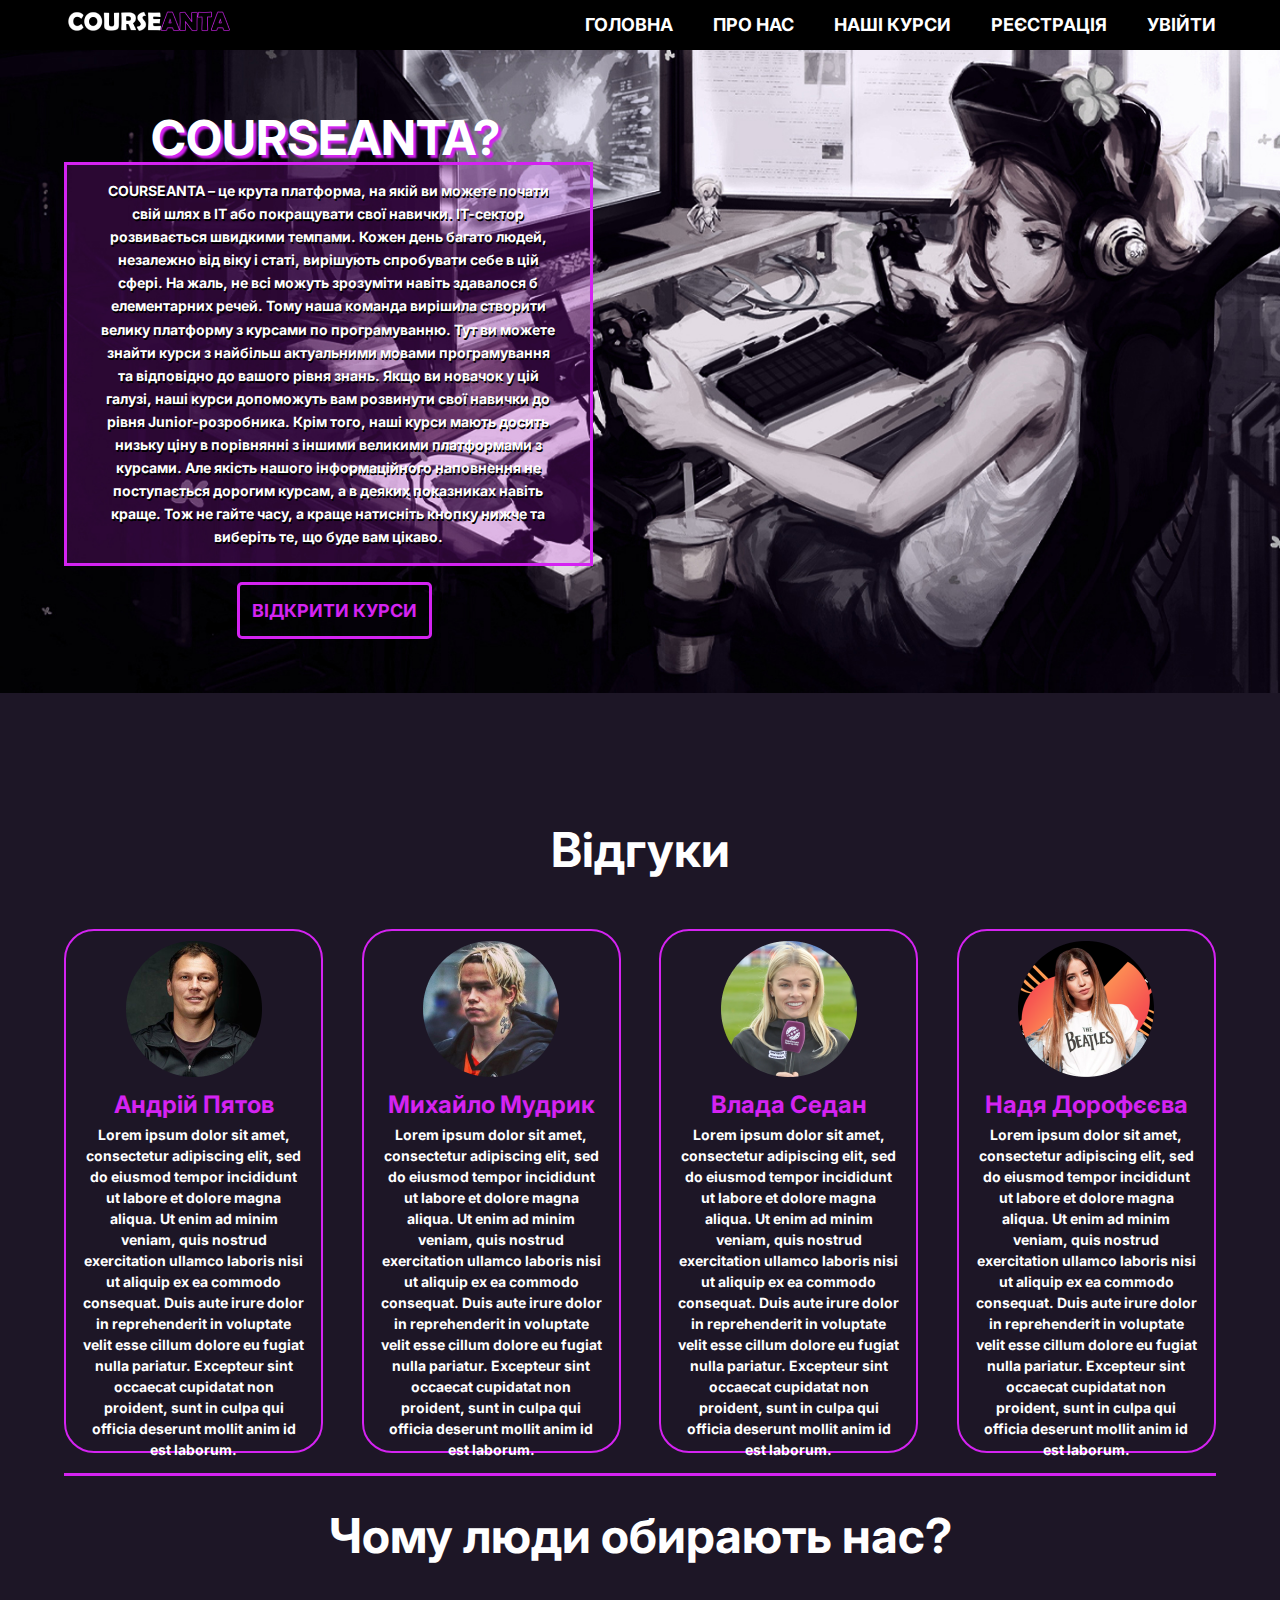
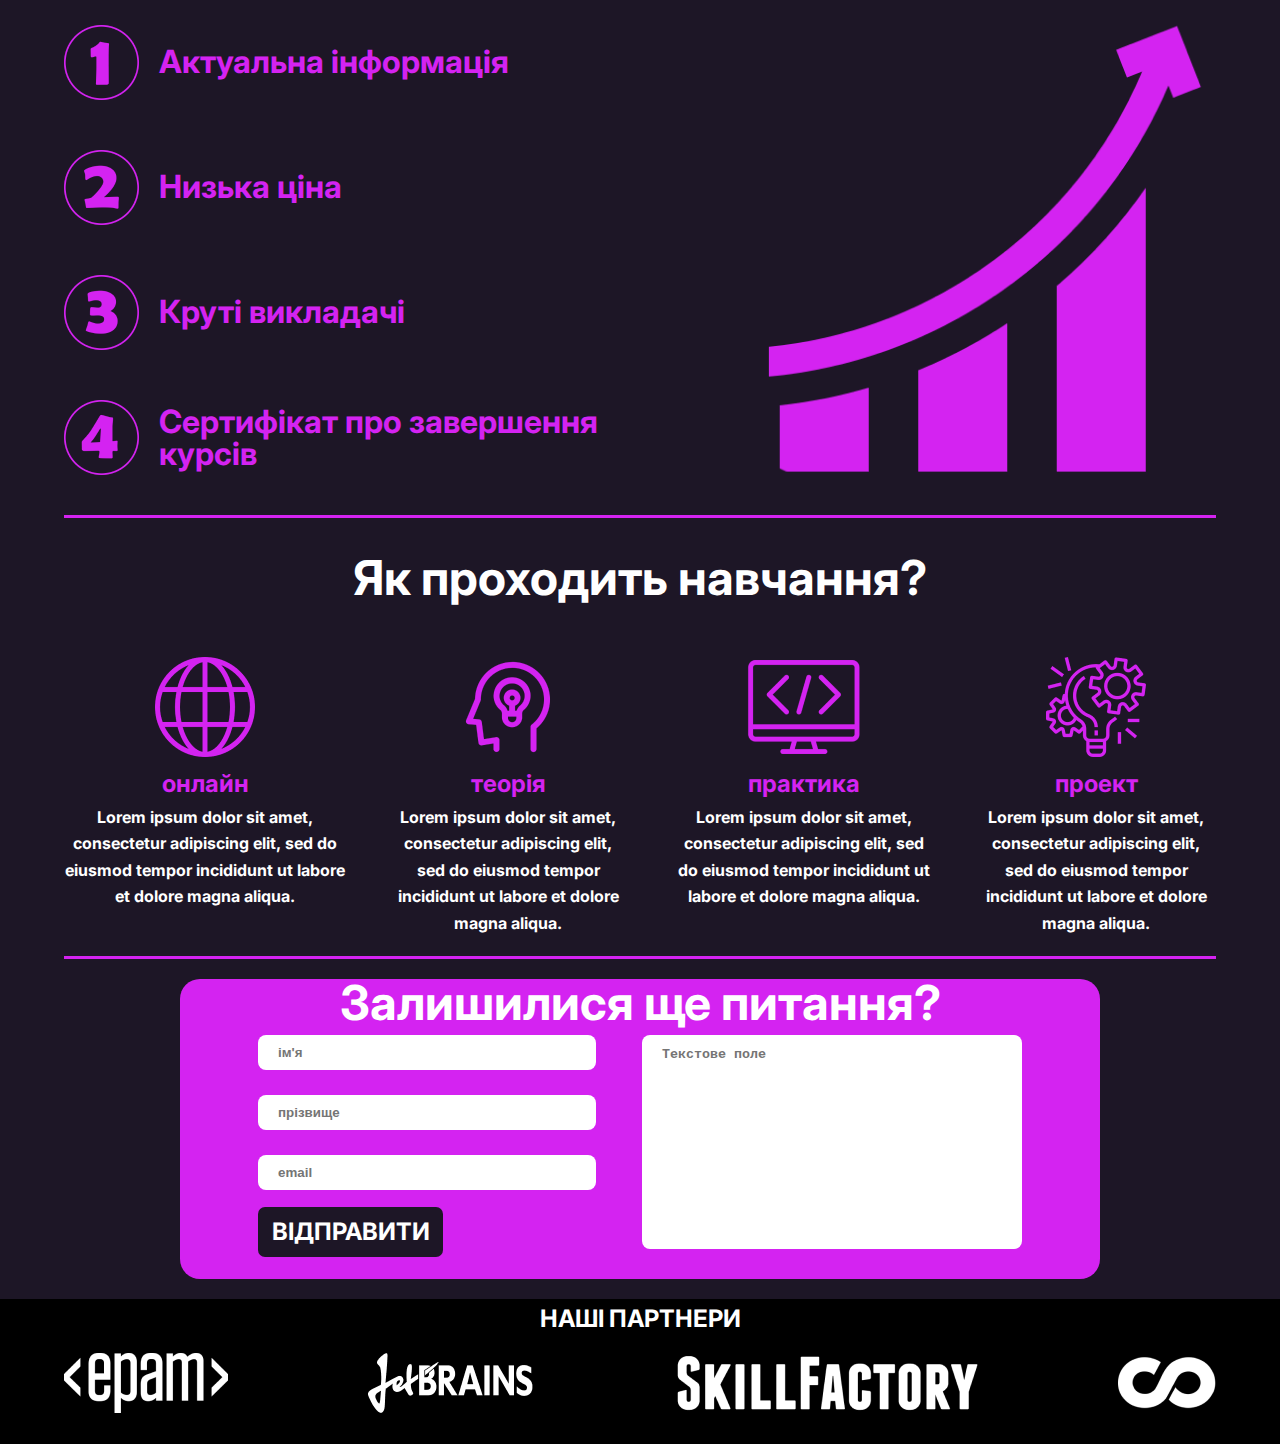
<file: index.html>
<!DOCTYPE html>

<html lang="ua">
    <head>
        <meta charset="UTF-8">
        <meta http-equiv="X-UA-Compatible" content="IE=edge">
        <meta name="viewport" content="width=device-width, initial-scale=1.0, maximum-scale=1.0, user-scalebel=0">
        <link rel="stylesheet" href="./css/index.css">
        <link href="https://fonts.googleapis.com/css2?family=Inter&display=swap" rel="stylesheet">
        <title>Courseanta</title>
    </head>
    <body>
        <header>
            <div class="container-d">
                <div class="header-body">
                    <a href="#" class="header-logo">
                        <img src="./img/logo.png" alt="logo">
                    </a>
                    <div class="header-burger">
                        <span></span>
                    </div>
                    <nav class="header-menu">
                        <ul class="header-list">
                            <li><a href="./index.html" class="header-link">ГОЛОВНА</a></li>
                            <li><a href="./pages/about.html" class="header-link">ПРО НАС</a></li>
                            <li><a href="./pages/courses.html" class="header-link">НАШІ КУРСИ</a></li>
                            <li><a href="./pages/sign-up.html" class="header-link">РЕЄСТРАЦІЯ</a></li>
                            <li><a href="./pages/sign-in.html" class="header-link">УВІЙТИ</a></li>
                        </ul>
                    </nav>
                </div>
            </div>
        </header>

        <div class="welcome">
            <div class="image">
                <img src="./img/girl.jpg" alt="girl">
            </div>
            <div class="container-d">
                <h2>COURSEANTA?</h2>
                <p>
                    COURSEANTA – це крута платформа, на якій ви можете почати свій шлях в ІТ або покращувати свої навички. ІТ-сектор розвивається швидкими темпами. Кожен день багато людей, незалежно від віку і статі, вирішують спробувати себе в цій сфері. На жаль, не всі можуть зрозуміти навіть здавалося б елементарних речей. Тому наша команда вирішила створити велику платформу з курсами по програмуванню. Тут ви можете знайти курси з найбільш актуальними мовами програмування та відповідно до вашого рівня знань. Якщо ви новачок у цій галузі, наші курси допоможуть вам розвинути свої навички до рівня Junior-розробника.
                    Крім того, наші курси мають досить низьку ціну в порівнянні з іншими великими платформами з курсами. Але якість нашого інформаційного наповнення не поступається дорогим курсам, а в деяких показниках навіть краще. Тож не гайте часу, а краще натисніть кнопку нижче та виберіть те, що буде вам цікаво.
                </p>

                <a href="#" class="btn">ВІДКРИТИ КУРСИ</a>
            </div>
        </div>

        <div class="container-d">
            <div class="testimonials">
                <h2>Відгуки</h2>
                <div class="wrapper">
                    <div class="left">
                        <img src="./img/left.png" alt="left">
                    </div>
                    <div class="testimonials-item first">
                        <p class="image"><img src="./img/pyatov.png" alt="pyatov"></p>
                        <h1 class="user-name">Андрій Пятов</h1>
                        <p class="comment">Lorem    ipsum    dolor    sit    amet, consectetur adipiscing elit, sed do eiusmod    tempor    incididunt    ut labore et dolore magna  aliqua.  Ut enim    ad    minim    veniam,    quis nostrud      exercitation       ullamco laboris    nisi    ut    aliquip    ex   ea commodo  consequat.   Duis   aute irure    dolor   in   reprehenderit   in voluptate  velit  esse  cillum dolore eu fugiat nulla pariatur.  Excepteur sint     occaecat     cupidatat     non proident,  sunt  in  culpa qui officia deserunt    mollit    anim    id     est laborum.</p>
                    </div>
                    <div class="right">
                        <img src="./img/right.png" alt="right">
                    </div>
                    <div class="testimonials-item second">
                        <p class="image"><img src="./img/mudryk.png" alt="mudryk"></p>
                        <h1 class="user-name">Михайло Мудрик</h1>
                        <p class="comment">Lorem    ipsum    dolor    sit    amet, consectetur adipiscing elit, sed do eiusmod    tempor    incididunt    ut labore et dolore magna  aliqua.  Ut enim    ad    minim    veniam,    quis nostrud      exercitation       ullamco laboris    nisi    ut    aliquip    ex   ea commodo  consequat.   Duis   aute irure    dolor   in   reprehenderit   in voluptate  velit  esse  cillum dolore eu fugiat nulla pariatur.  Excepteur sint     occaecat     cupidatat     non proident,  sunt  in  culpa qui officia deserunt    mollit    anim    id     est laborum.</p>
                    </div>
                    <div class="testimonials-item third">
                        <p class="image"><img src="./img/sedan.png" alt="sedan"></p>
                        <h1 class="user-name">Влада Седан</h1>
                        <p class="comment">Lorem    ipsum    dolor    sit    amet, consectetur adipiscing elit, sed do eiusmod    tempor    incididunt    ut labore et dolore magna  aliqua.  Ut enim    ad    minim    veniam,    quis nostrud      exercitation       ullamco laboris    nisi    ut    aliquip    ex   ea commodo  consequat.   Duis   aute irure    dolor   in   reprehenderit   in voluptate  velit  esse  cillum dolore eu fugiat nulla pariatur.  Excepteur sint     occaecat     cupidatat     non proident,  sunt  in  culpa qui officia deserunt    mollit    anim    id     est laborum.</p>
                    </div>
                    <div class="testimonials-item fourth">
                        <p class="image"><img src="./img/dorofeeva.png" alt="dorofeeva"></p>
                        <h1 class="user-name">Надя Дорофєєва</h1>
                        <p class="comment">Lorem    ipsum    dolor    sit    amet, consectetur adipiscing elit, sed do eiusmod    tempor    incididunt    ut labore et dolore magna  aliqua.  Ut enim    ad    minim    veniam,    quis nostrud      exercitation       ullamco laboris    nisi    ut    aliquip    ex   ea commodo  consequat.   Duis   aute irure    dolor   in   reprehenderit   in voluptate  velit  esse  cillum dolore eu fugiat nulla pariatur.  Excepteur sint     occaecat     cupidatat     non proident,  sunt  in  culpa qui officia deserunt    mollit    anim    id     est laborum.</p>
                    </div>
                </div>
            </div>

            <div class="line"></div>

            <div class="why-people-choose">
                <h2>Чому люди обирають нас?</h2>
                <div class="block">
                    <div class="facts">
                        <div class="fact">
                            <img src="./img/one.png" alt="1">
                            <h1>Актуальна інформація</h1>
                        </div>
                        <div class="fact">
                            <img src="./img/two.png" alt="2">
                            <h1>Низька ціна</h1>
                        </div>
                        <div class="fact">
                            <img src="./img/three.png" alt="3">
                            <h1>Круті викладачі</h1>
                        </div>
                        <div class="fact">
                            <img src="./img/four.png" alt="4">
                            <h1>Сертифікат про завершення курсів</h1>
                        </div>
                    </div>
                    <div class="image">
                        <img src="./img/graphic.png" alt="line">
                    </div>
                </div>
            </div>

            <div class="line"></div>

            <div class="program">
                <h2>Як проходить навчання?</h2>
                <div class="plan">
                    <div class="element">
                        <div class="image">
                            <img src="./img/online.png" alt="online">
                        </div>
                        <h1>онлайн</h1>
                        <p>Lorem ipsum dolor sit amet, consectetur adipiscing elit, sed do eiusmod tempor incididunt ut labore et dolore magna aliqua.</p>
                    </div>
                    <div class="element">
                        <div class="image">
                            <img src="./img/theory.png" alt="theory">
                        </div>
                        
                        <h1>теорія</h1>
                        <p>Lorem ipsum dolor sit amet, consectetur adipiscing elit, sed do eiusmod tempor incididunt ut labore et dolore magna aliqua.</p>
                    </div>
                    <div class="element">
                        <div class="image">
                            <img src="./img/practice.png" alt="practice">
                        </div>
                        
                        <h1>практика</h1>
                        <p>Lorem ipsum dolor sit amet, consectetur adipiscing elit, sed do eiusmod tempor incididunt ut labore et dolore magna aliqua.</p>
                    </div>
                    <div class="element">
                        <div class="image">
                            <img src="./img/project.png" alt="project">
                        </div>
                        
                        <h1>проект</h1>
                        <p>Lorem ipsum dolor sit amet, consectetur adipiscing elit, sed do eiusmod tempor incididunt ut labore et dolore magna aliqua.</p>
                    </div>
                </div>
            </div>

            <div class="line"></div>

            <div class="form">
                <h2>Залишилися ще питання?</h2>
                <div class="actions">
                    <div class="inputs">
                        <div class="name">
                            <input type="text" placeholder="ім'я">
                        </div>
                        <div class="name">
                            <input type="text" placeholder="прізвище">
                        </div>
                        <div class="name">
                            <input type="text" placeholder="email">
                        </div>
                        <div class="button first">
                            <a href="#">ВІДПРАВИТИ</a>
                        </div>
                    </div>

                    <textarea placeholder="Текстове поле"></textarea>

                    <div class="button second">
                        <a href="#">ВІДПРАВИТИ</a>
                    </div>
                </div>
            </div>
        </div>

        <footer>
            <div class="container-d">
                <h2>НАШІ ПАРТНЕРИ</h2>
                <div class="logos">
                    <img src="./img/epam.png" alt="epam">
                    <img src="./img/jetbrains.png" alt="jetbrains">
                    <img src="./img/SkillFactory.png" alt="SkillFactory">
                    <img src="./img/coursera.png" alt="coursera">
                </div>
            </div>
        </footer>

        <script src="https://code.jquery.com/jquery-3.6.0.js" integrity="sha256-H+K7U5CnXl1h5ywQfKtSj8PCmoN9aaq30gDh27Xc0jk=" crossorigin="anonymous"></script>
        <script src="./scripts/script.js"></script>
    </body>
</html>
</file>
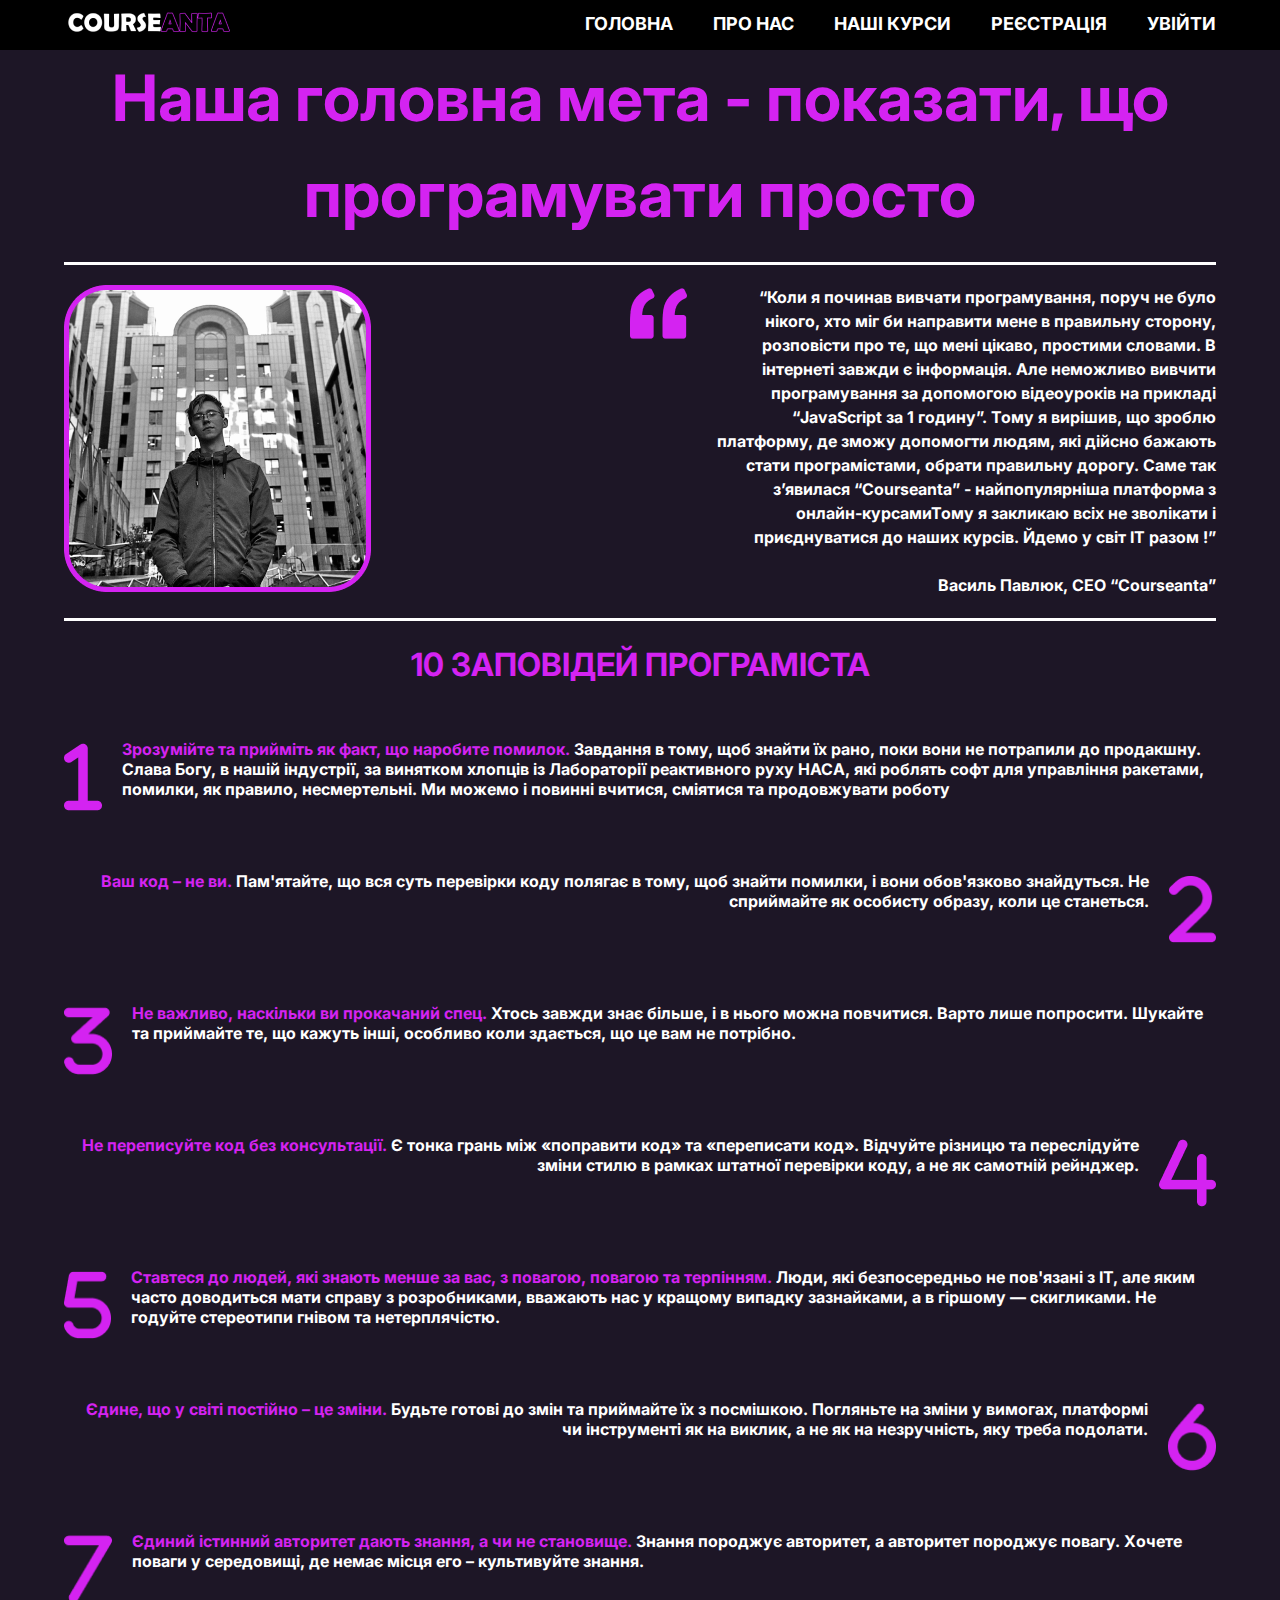
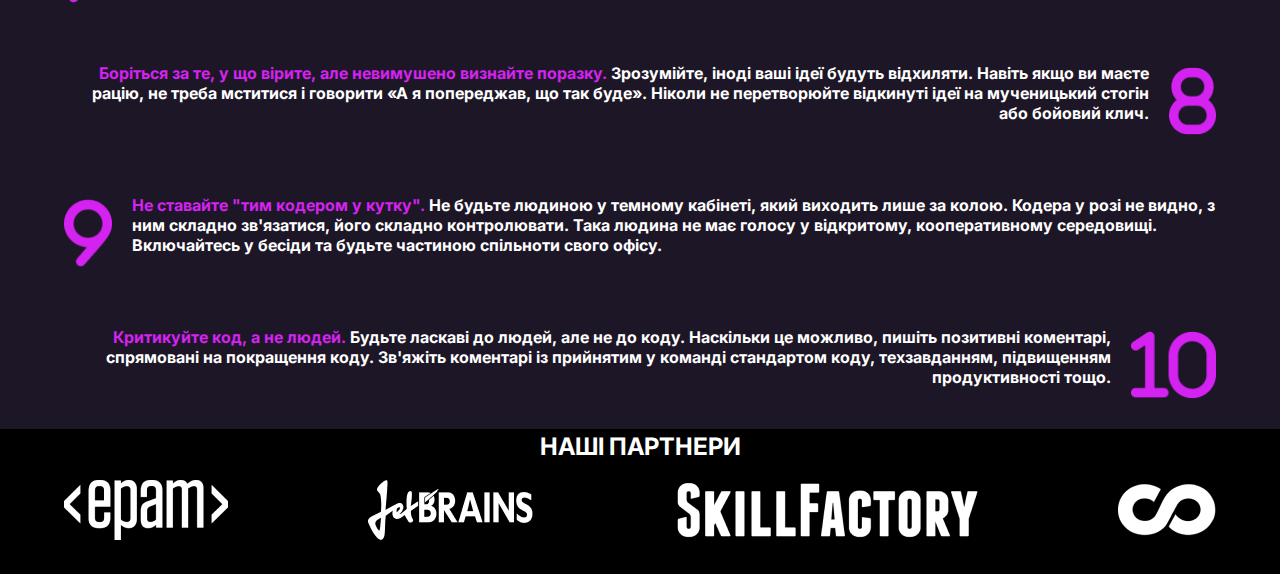
<file: pages/about.html>
<!DOCTYPE html>
<html lang="en">
<head>
    <meta charset="UTF-8">
    <meta http-equiv="X-UA-Compatible" content="IE=edge">
    <meta name="viewport" content="width=device-width, initial-scale=1.0">
    <link rel="stylesheet" href="../css/about.css">
    <link href="https://fonts.googleapis.com/css2?family=Inter&display=swap" rel="stylesheet">
    <title>About Us</title>
</head>
<body>
    <header>
        <div class="container-d">
            <div class="header-body">
                <a href="#" class="header-logo">
                    <img src="../img/logo.png" alt="logo">
                </a>
                <div class="header-burger">
                    <span></span>
                </div>
                <nav class="header-menu">
                    <ul class="header-list">
                        <li><a href="../index.html" class="header-link">ГОЛОВНА</a></li>
                        <li><a href="./about.html" class="header-link">ПРО НАС</a></li>
                        <li><a href="./courses.html" class="header-link">НАШІ КУРСИ</a></li>
                        <li><a href="./sign-up.html" class="header-link">РЕЄСТРАЦІЯ</a></li>
                        <li><a href="./sign-in.html" class="header-link">УВІЙТИ</a></li>
                    </ul>
                </nav>
            </div>
        </div>
    </header>

    <div class="container-d">
        <h1>
            Наша головна мета - показати, що програмувати просто
        </h1>

        <div class="line"></div>

        <div class="thesis">
            <div class="image">
                <img src="../img/me.png" alt="Vasiliy Pavliuk">
            </div>
            <div class="sign">
                <img src="../img/new-one.png" alt="img">
            </div>
            <div class="text">
                “Коли я починав вивчати програмування, поруч не було нікого, хто міг би направити мене в правильну сторону, розповісти про те, що мені цікаво, простими словами. В інтернеті завжди є інформація. Але неможливо вивчити програмування за допомогою відеоуроків на прикладі “JavaScript за 1 годину”. Тому я вирішив, що зроблю платформу, де зможу допомогти людям, які дійсно бажають стати програмістами, обрати правильну дорогу. Саме так з’явилася “Courseanta” - найпопулярніша платформа з онлайн-курсамиТому я закликаю всіх не зволікати і приєднуватися до наших курсів. Йдемо у світ ІТ разом !”<br><br>
                <span>Василь Павлюк, CEO “Courseanta”</span>
            </div>
            <div class="sign-second">
                <img src="../img/new-one.png" alt="img">
            </div>
        </div>

        <div class="line"></div>

        <div class="rules">
            <h2>10 ЗАПОВІДЕЙ ПРОГРАМІСТА</h2>
            <div class="items">
                <div class="item">
                    <div class="number">
                        <img src="../img/1-1.png" alt="1">
                    </div>
                    <p>
                        <span>Зрозумійте та прийміть як факт, що наробите помилок.</span> Завдання в тому, щоб знайти їх рано, поки вони не потрапили до продакшну. Слава Богу, в нашій індустрії, за винятком хлопців із Лабораторії реактивного руху НАСА, які роблять софт для управління ракетами, помилки, як правило, несмертельні. Ми можемо і повинні вчитися, сміятися та продовжувати роботу
                    </p>
                </div>
                <div class="item">
                    <p>
                        <span>Ваш код – не ви.</span> Пам'ятайте, що вся суть перевірки коду полягає в тому, щоб знайти помилки, і вони обов'язково знайдуться. Не сприймайте як особисту образу, коли це станеться.
                    </p>
                    <div class="number">
                        <img src="../img/1-2.png" alt="2">
                    </div>
                </div>
                <div class="item">
                    <div class="number">
                        <img src="../img/1-3.png" alt="3">
                    </div>
                    <p>
                        <span>Не важливо, наскільки ви прокачаний спец.</span> Хтось завжди знає більше, і в нього можна повчитися. Варто лише попросити. Шукайте та приймайте те, що кажуть інші, особливо коли здається, що це вам не потрібно.
                    </p>
                </div>
                <div class="item">
                    <p>
                        <span>Не переписуйте код без консультації.</span> Є тонка грань між «поправити код» та «переписати код». Відчуйте різницю та переслідуйте зміни стилю в рамках штатної перевірки коду, а не як самотній рейнджер.
                    </p>
                    <div class="number">
                        <img src="../img/1-4.png" alt="4">
                    </div>
                </div>
                <div class="item">
                    <div class="number">
                        <img src="../img/1-5.png" alt="5">
                    </div>
                    <p>
                        <span>Ставтеся до людей, які знають менше за вас, з повагою, повагою та терпінням.</span> Люди, які безпосередньо не пов'язані з IT, але яким часто доводиться мати справу з розробниками, вважають нас у кращому випадку зазнайками, а в гіршому — скигликами. Не годуйте стереотипи гнівом та нетерплячістю.
                    </p>
                </div>
                <div class="item">
                    <p>
                        <span>Єдине, що у світі постійно – це зміни.</span> Будьте готові до змін та приймайте їх з посмішкою. Погляньте на зміни у вимогах, платформі чи інструменті як на виклик, а не як на незручність, яку треба подолати.
                    </p>
                    <div class="number">
                        <img src="../img/1-6.png" alt="6">
                    </div>
                </div>
                <div class="item">
                    <div class="number">
                        <img src="../img/1-7.png" alt="7">
                    </div>
                    <p>
                        <span>Єдиний істинний авторитет дають знання, а чи не становище.</span> Знання породжує авторитет, а авторитет породжує повагу. Хочете поваги у середовищі, де немає місця его – культивуйте знання.
                    </p>
                </div>
                <div class="item">
                    <p>
                        <span>Боріться за те, у що вірите, але невимушено визнайте поразку.</span> Зрозумійте, іноді ваші ідеї будуть відхиляти. Навіть якщо ви маєте рацію, не треба мститися і говорити «А я попереджав, що так буде». Ніколи не перетворюйте відкинуті ідеї на мученицький стогін або бойовий клич.
                    </p>
                    <div class="number">
                        <img src="../img/1-8.png" alt="8">
                    </div>
                </div>
                <div class="item">
                    <div class="number">
                        <img src="../img/1-9.png" alt="9">
                    </div>
                    <p>
                        <span>Не ставайте "тим кодером у кутку".</span> Не будьте людиною у темному кабінеті, який виходить лише за колою. Кодера у розі не видно, з ним складно зв'язатися, його складно контролювати. Така людина не має голосу у відкритому, кооперативному середовищі. Включайтесь у бесіди та будьте частиною спільноти свого офісу.
                    </p>
                </div>
                <div class="item">
                    <p>
                        <span>Критикуйте код, а не людей.</span> Будьте ласкаві до людей, але не до коду. Наскільки це можливо, пишіть позитивні коментарі, спрямовані на покращення коду. Зв'яжіть коментарі із прийнятим у команді стандартом коду, техзавданням, підвищенням продуктивності тощо.
                    </p>
                    <div class="number">
                        <img src="../img/1-10.png" alt="10">
                    </div>
                </div>
            </div>
        </div>
    </div>

    <footer>
        <div class="container-d">
            <h2>НАШІ ПАРТНЕРИ</h2>
            <div class="logos">
                <img src="../img/epam.png" alt="epam">
                <img src="../img/jetbrains.png" alt="jetbrains">
                <img src="../img/SkillFactory.png" alt="SkillFactory">
                <img src="../img/coursera.png" alt="coursera">
            </div>
        </div>
    </footer>

    <script src="https://code.jquery.com/jquery-3.6.0.js" integrity="sha256-H+K7U5CnXl1h5ywQfKtSj8PCmoN9aaq30gDh27Xc0jk=" crossorigin="anonymous"></script>
    <script src="../scripts/script.js"></script>
</body>
</html>
</file>
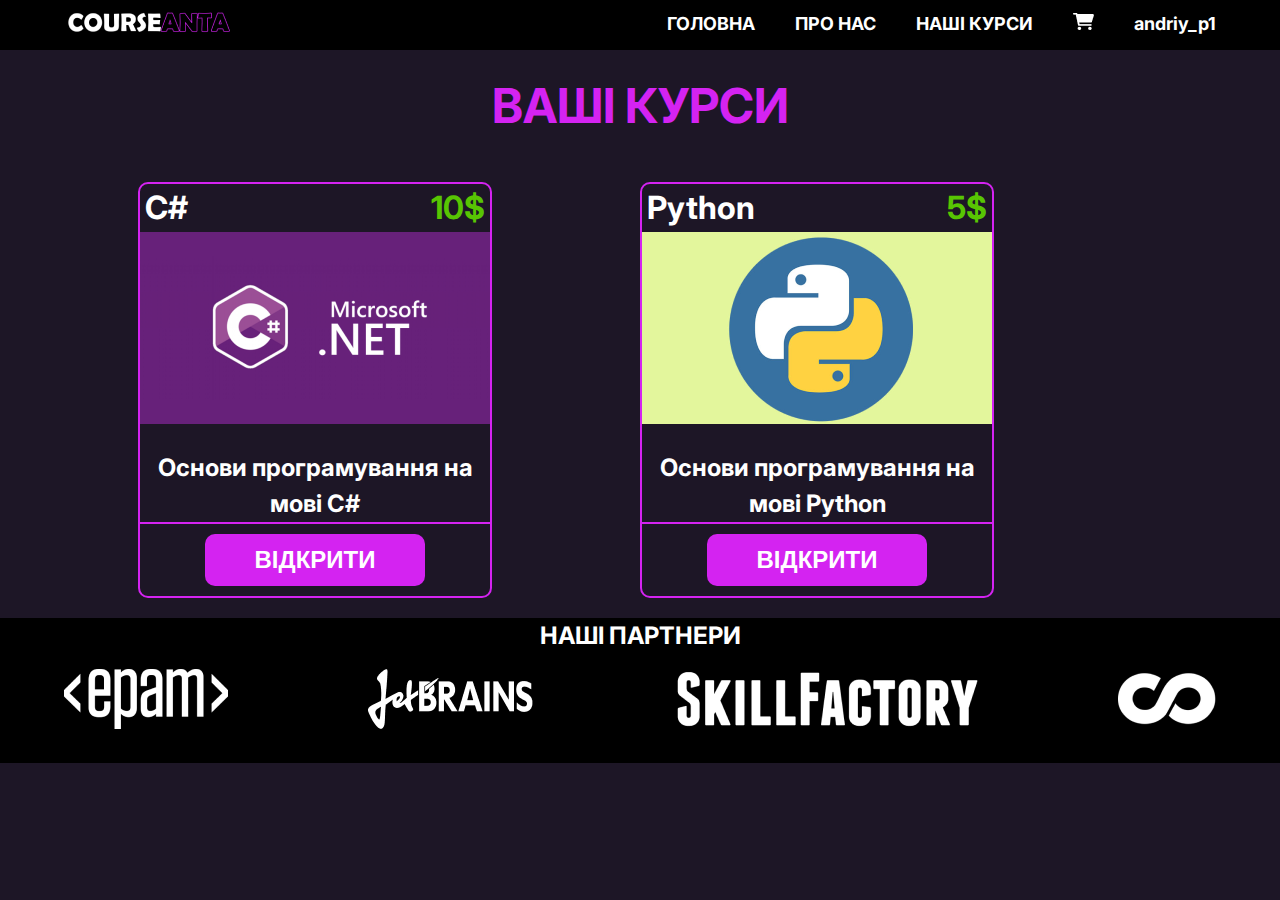
<file: pages/cart.html>
<!DOCTYPE html>
<html lang="en">
<head>
    <meta charset="UTF-8">
    <meta http-equiv="X-UA-Compatible" content="IE=edge">
    <meta name="viewport" content="width=device-width, initial-scale=1.0">
    <link rel="stylesheet" href="../css/cart.css">
    <link href="https://fonts.googleapis.com/css2?family=Inter&display=swap" rel="stylesheet">
    <title>Cart</title>
</head>
<body>
    <header>
        <div class="container-d">
            <div class="header-body">
                <a href="#" class="header-logo">
                    <img src="../img/logo.png" alt="logo">
                </a>
                <div class="header-burger">
                    <span></span>
                </div>
                <nav class="header-menu">
                    <ul class="header-list">
                        <li><a href="../index.html" class="header-link">ГОЛОВНА</a></li>
                        <li><a href="../pages/about.html" class="header-link">ПРО НАС</a></li>
                        <li><a href="../pages/courses.html" class="header-link">НАШІ КУРСИ</a></li>
                        <li><a href="../pages/cart.html" class="header-link"><img src="../img/cart.png" alt="cart"></a></li>
                        <li><a href="../pages/user.html" class="header-link">andriy_p1</a></li>
                    </ul>
                </nav>
            </div>
        </div>
    </header>

    <div class="container-d">
        <h1>ВАШІ КУРСИ</h1>
        <div class="courses">
            <div class="item">
                <div class="header">
                    <div class="category">C#</div>
                    <div class="price">10$</div>
                </div>
                <div class="image">
                    <img src="../img/c-1.png" alt="C#">
                </div>
                <h1>Основи програмування на мові С#</h1>
                <div class="action">
                    <button><a href="./course.html">ВІДКРИТИ</a></button>
                </div>
            </div>
            <div class="item">
                <div class="header">
                    <div class="category">Python</div>
                    <div class="price">5$</div>
                </div>
                <div class="image">
                    <img src="../img/c-2.png" alt="Python">
                </div>
                <h1>Основи програмування на мові Python</h1>
                <div class="action">
                    <button><a href="#">ВІДКРИТИ</a></button>
                </div>
            </div>
        </div>
    </div>
    <footer>
        <div class="container-d">
            <h2>НАШІ ПАРТНЕРИ</h2>
            <div class="logos">
                <img src="../img/epam.png" alt="epam">
                <img src="../img/jetbrains.png" alt="jetbrains">
                <img src="../img/SkillFactory.png" alt="SkillFactory">
                <img src="../img/coursera.png" alt="coursera">
            </div>
        </div>
    </footer>
    <script src="https://code.jquery.com/jquery-3.6.0.js" integrity="sha256-H+K7U5CnXl1h5ywQfKtSj8PCmoN9aaq30gDh27Xc0jk=" crossorigin="anonymous"></script>
    <script src="../scripts/script.js"></script>
</body>
</html>
</file>
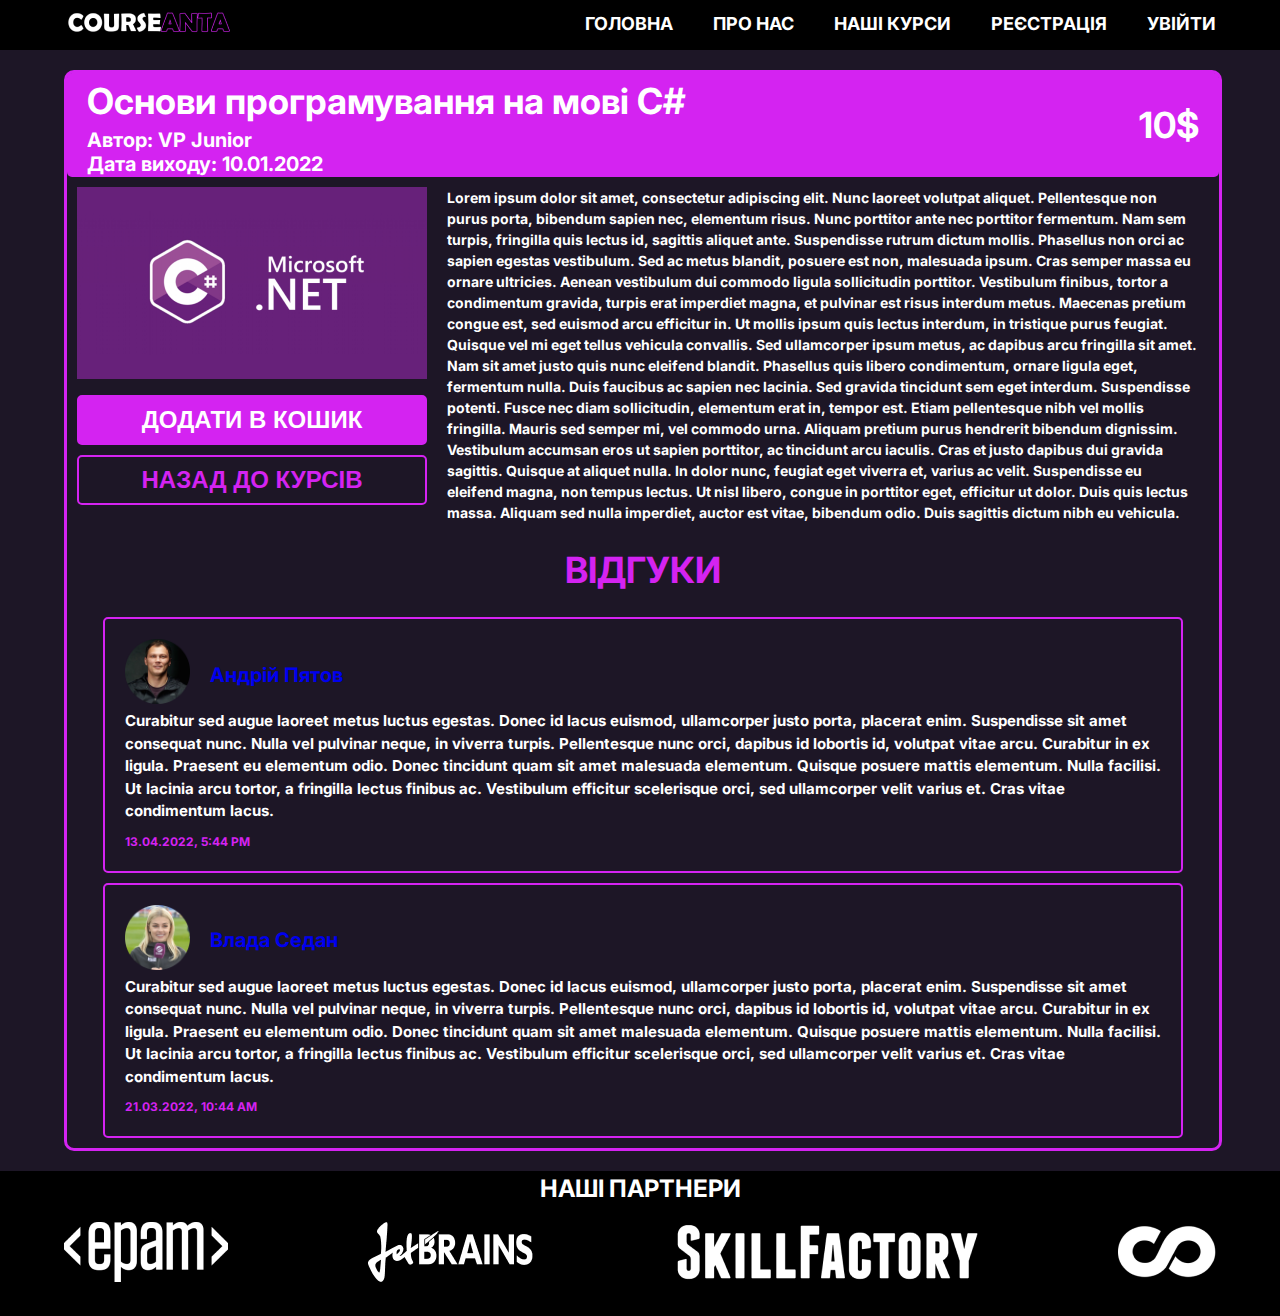
<file: pages/course.html>
<!DOCTYPE html>
<html lang="en">
<head>
    <meta charset="UTF-8">
    <meta http-equiv="X-UA-Compatible" content="IE=edge">
    <meta name="viewport" content="width=device-width, initial-scale=1.0">
    <link rel="stylesheet" href="../css/course.css">
    <link href="https://fonts.googleapis.com/css2?family=Inter&display=swap" rel="stylesheet">
    <title>C#</title>
</head>
<body>
    <header>
        <div class="container-d">
            <div class="header-body">
                <a href="#" class="header-logo">
                    <img src="../img/logo.png" alt="logo">
                </a>
                <div class="header-burger">
                    <span></span>
                </div>
                <nav class="header-menu">
                    <ul class="header-list">
                        <li><a href="../index.html" class="header-link">ГОЛОВНА</a></li>
                        <li><a href="../pages/about.html" class="header-link">ПРО НАС</a></li>
                        <li><a href="../pages/courses.html" class="header-link">НАШІ КУРСИ</a></li>
                        <li><a href="../pages/sign-up.html" class="header-link">РЕЄСТРАЦІЯ</a></li>
                        <li><a href="../pages/sign-in.html" class="header-link">УВІЙТИ</a></li>
                    </ul>
                </nav>
            </div>
        </div>
    </header>

    <div class="container-d">
        <div class="course">
            <div class="header">
                <div class="data">
                    <h1>
                        Основи програмування на мові С#
                    </h1>
                    <div class="author">
                        Автор: VP Junior
                    </div>
                    <div class="date">
                        Дата виходу: 10.01.2022
                    </div>
                </div>
                <div class="price">
                    10$
                </div>
            </div>
            <div class="about">
                <div class="actions">
                    <div class="image">
                        <img src="../img/c-1.png" alt="C#">
                    </div>
                    <button><a href="./cart.html">ДОДАТИ В КОШИК</a></button>
                    <button><a href="./courses.html">НАЗАД ДО КУРСІВ</a></button>
                </div>
                <p>
                    Lorem ipsum dolor sit amet, consectetur adipiscing elit. Nunc laoreet volutpat aliquet. Pellentesque non purus porta, bibendum sapien nec, elementum risus. Nunc porttitor ante nec porttitor fermentum. Nam sem turpis, fringilla quis lectus id, sagittis aliquet ante. Suspendisse rutrum dictum mollis. Phasellus non orci ac sapien egestas vestibulum. Sed ac metus blandit, posuere est non, malesuada ipsum. Cras semper massa eu ornare ultricies. Aenean vestibulum dui commodo ligula sollicitudin porttitor. Vestibulum finibus, tortor a condimentum gravida, turpis erat imperdiet magna, et pulvinar est risus interdum metus. Maecenas pretium congue est, sed euismod arcu efficitur in. Ut mollis ipsum quis lectus interdum, in tristique purus feugiat.
                    Quisque vel mi eget tellus vehicula convallis. Sed ullamcorper ipsum metus, ac dapibus arcu fringilla sit amet. Nam sit amet justo quis nunc eleifend blandit. Phasellus quis libero condimentum, ornare ligula eget, fermentum nulla. Duis faucibus ac sapien nec lacinia. Sed gravida tincidunt sem eget interdum. Suspendisse potenti.
                    Fusce nec diam sollicitudin, elementum erat in, tempor est. Etiam pellentesque nibh vel mollis fringilla. Mauris sed semper mi, vel commodo urna. Aliquam pretium purus hendrerit bibendum dignissim. Vestibulum accumsan eros ut sapien porttitor, ac tincidunt arcu iaculis. Cras et justo dapibus dui gravida sagittis. Quisque at aliquet nulla. In dolor nunc, feugiat eget viverra et, varius ac velit. Suspendisse eu eleifend magna, non tempus lectus. Ut nisl libero, congue in porttitor eget, efficitur ut dolor. Duis quis lectus massa. Aliquam sed nulla imperdiet, auctor est vitae, bibendum odio. Duis sagittis dictum nibh eu vehicula. 
                </p>
            </div>
            <h2>ВІДГУКИ</h2>
            <div class="testimonials">
                <div class="item">
                    <div class="user">
                        <div class="image">
                            <img src="../img/pyatov.png" alt="Pyatov">
                        </div>
                        <div class="name">
                            <a href="./user.html">Андрій Пятов</a>
                        </div>
                    </div>
                    <p>
                        Curabitur sed augue laoreet metus luctus egestas. Donec id lacus euismod, ullamcorper justo porta, placerat enim. Suspendisse sit amet consequat nunc. Nulla vel pulvinar neque, in viverra turpis. Pellentesque nunc orci, dapibus id lobortis id, volutpat vitae arcu. Curabitur in ex ligula. Praesent eu elementum odio. Donec tincidunt quam sit amet malesuada elementum. Quisque posuere mattis elementum. Nulla facilisi. Ut lacinia arcu tortor, a fringilla lectus finibus ac. Vestibulum efficitur scelerisque orci, sed ullamcorper velit varius et. Cras vitae condimentum lacus.
                    </p>
                    <div class="date">
                        13.04.2022, 5:44 PM
                    </div>
                </div>
                <div class="item">
                    <div class="user">
                        <div class="image">
                            <img src="../img/sedan.png" alt="Sedan">
                        </div>
                        <div class="name">
                            <a href="#">Влада Седан</a>
                        </div>
                    </div>
                    <p>
                        Curabitur sed augue laoreet metus luctus egestas. Donec id lacus euismod, ullamcorper justo porta, placerat enim. Suspendisse sit amet consequat nunc. Nulla vel pulvinar neque, in viverra turpis. Pellentesque nunc orci, dapibus id lobortis id, volutpat vitae arcu. Curabitur in ex ligula. Praesent eu elementum odio. Donec tincidunt quam sit amet malesuada elementum. Quisque posuere mattis elementum. Nulla facilisi. Ut lacinia arcu tortor, a fringilla lectus finibus ac. Vestibulum efficitur scelerisque orci, sed ullamcorper velit varius et. Cras vitae condimentum lacus.
                    </p>
                    <div class="date">
                        21.03.2022, 10:44 AM
                    </div>
                </div>
            </div>
        </div>

    </div>

    <footer>
        <div class="container-d">
            <h2>НАШІ ПАРТНЕРИ</h2>
            <div class="logos">
                <img src="../img/epam.png" alt="epam">
                <img src="../img/jetbrains.png" alt="jetbrains">
                <img src="../img/SkillFactory.png" alt="SkillFactory">
                <img src="../img/coursera.png" alt="coursera">
            </div>
        </div>
    </footer>
    <script src="https://code.jquery.com/jquery-3.6.0.js" integrity="sha256-H+K7U5CnXl1h5ywQfKtSj8PCmoN9aaq30gDh27Xc0jk=" crossorigin="anonymous"></script>
    <script src="../scripts/script.js"></script>
</body>
</html>
</file>
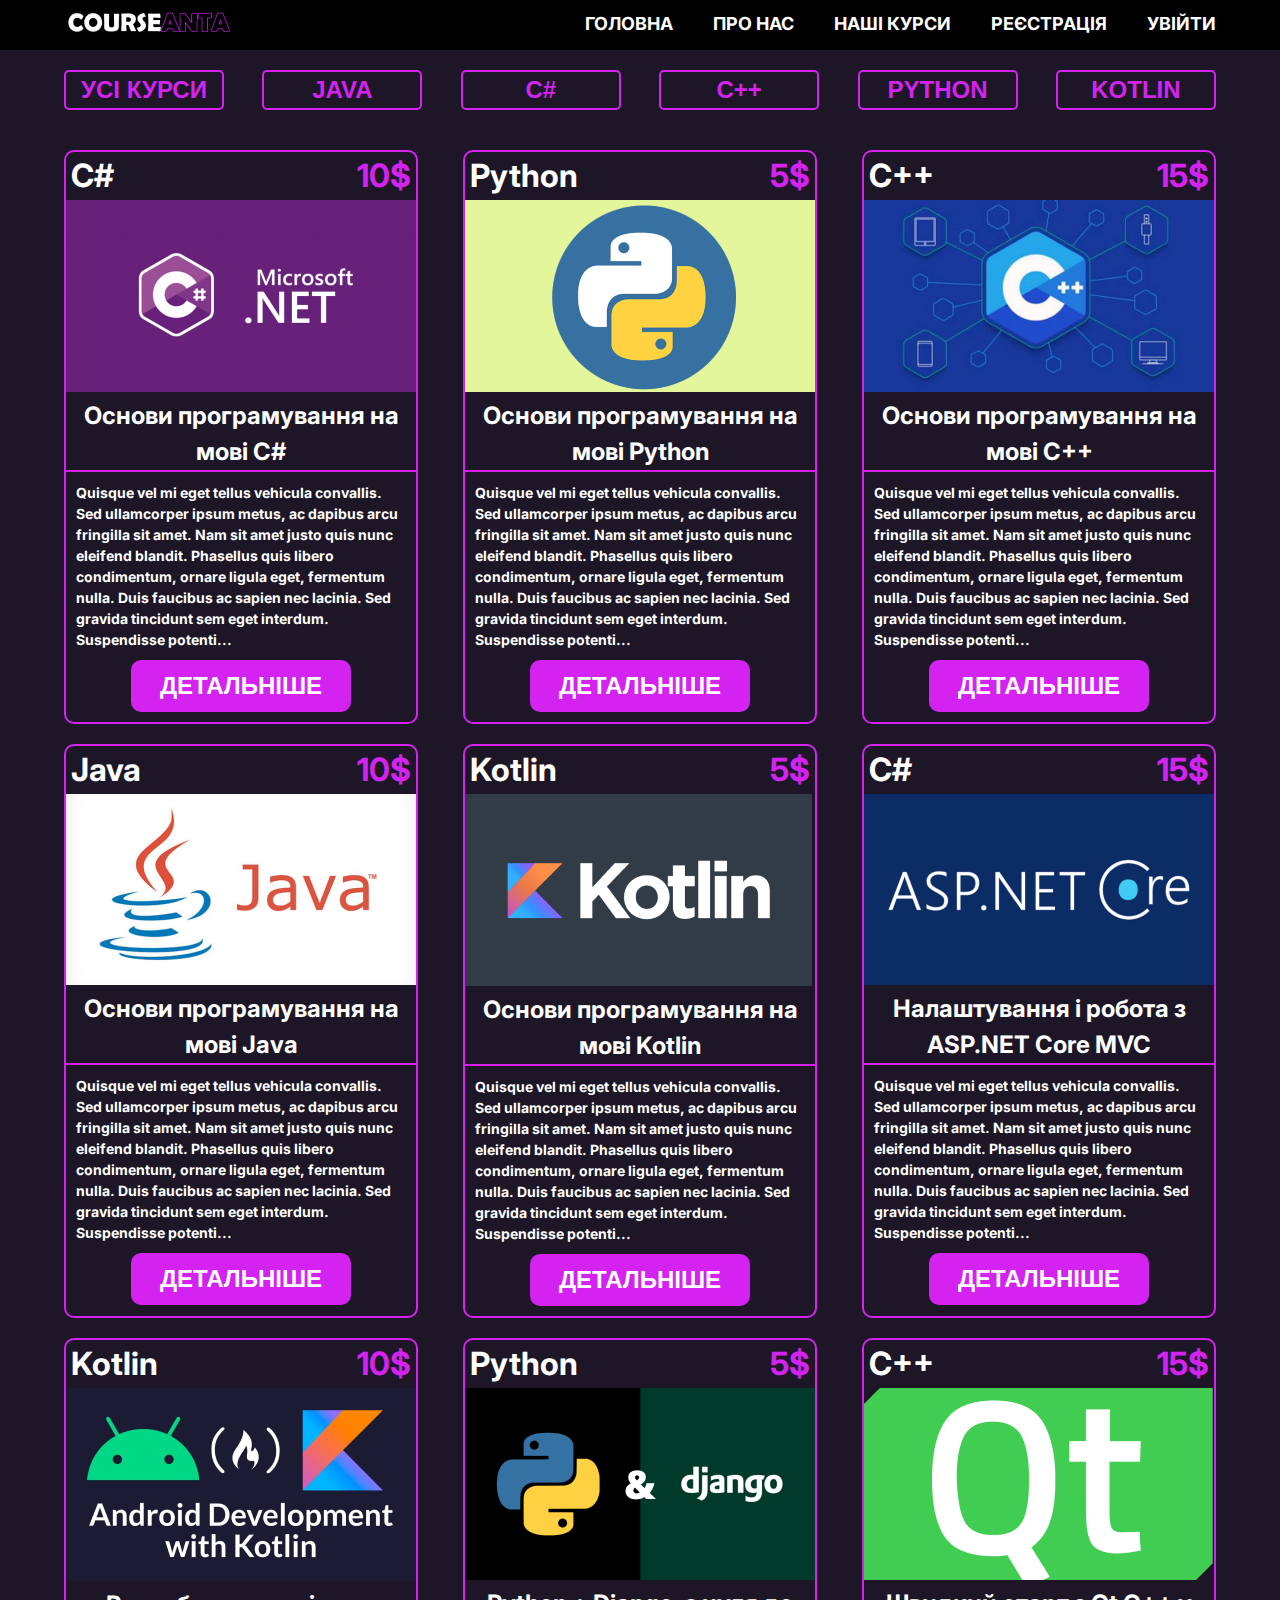
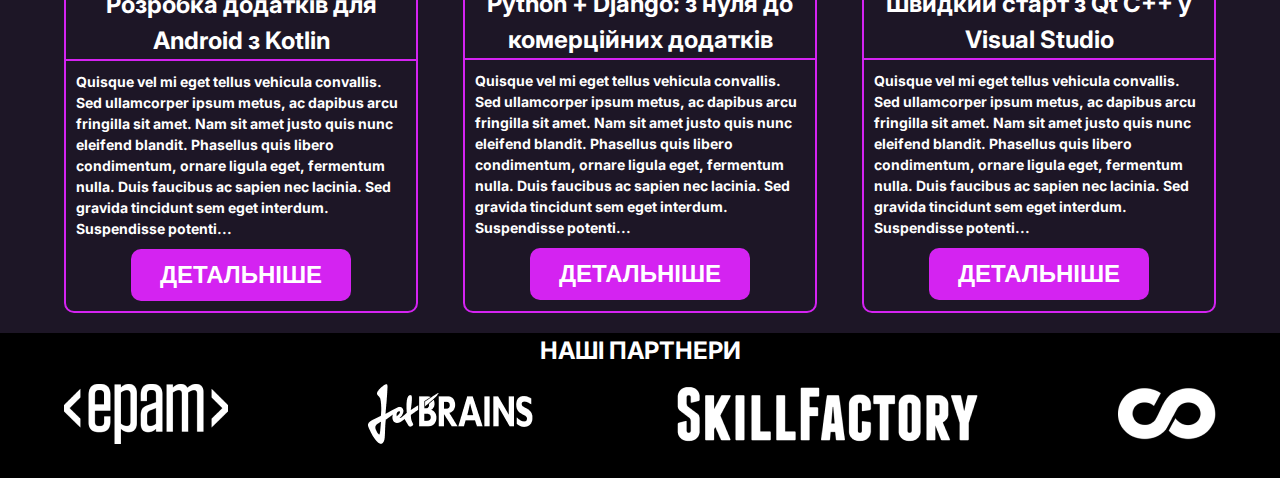
<file: pages/courses.html>
<!DOCTYPE html>
<html lang="en">
<head>
    <meta charset="UTF-8">
    <meta http-equiv="X-UA-Compatible" content="IE=edge">
    <meta name="viewport" content="width=device-width, initial-scale=1.0">
    <link rel="stylesheet" href="../css/courses.css">
    <link href="https://fonts.googleapis.com/css2?family=Inter&display=swap" rel="stylesheet">
    <title>Our courses</title>
</head>
<body>
    <header>
        <div class="container-d">
            <div class="header-body">
                <a href="#" class="header-logo">
                    <img src="../img/logo.png" alt="logo">
                </a>
                <div class="header-burger">
                    <span></span>
                </div>
                <nav class="header-menu">
                    <ul class="header-list">
                        <li><a href="../index.html" class="header-link">ГОЛОВНА</a></li>
                        <li><a href="./about.html" class="header-link">ПРО НАС</a></li>
                        <li><a href="./courses.html" class="header-link">НАШІ КУРСИ</a></li>
                        <li><a href="./sign-up.html" class="header-link">РЕЄСТРАЦІЯ</a></li>
                        <li><a href="./sign-in.html" class="header-link">УВІЙТИ</a></li>
                    </ul>
                </nav>
            </div>
        </div>
    </header>

    <div class="container-d">
        <div class="buttons">
            <button>УСІ КУРСИ</button>
            <button>JAVA</button>
            <button>C#</button>
            <button>C++</button>
            <button>PYTHON</button>
            <button>KOTLIN</button>
        </div>

        <div class="courses">
            <div class="item">
                <div class="header">
                    <div class="category">C#</div>
                    <div class="price">10$</div>
                </div>
                <div class="image">
                    <img src="../img/c-1.png" alt="C#">
                </div>
                <h1>Основи програмування на мові С#</h1>
                <p>Quisque vel mi eget tellus vehicula convallis. Sed ullamcorper ipsum metus, ac dapibus arcu fringilla sit amet. Nam sit amet justo quis nunc eleifend blandit. Phasellus quis libero condimentum, ornare ligula eget, fermentum nulla. Duis faucibus ac sapien nec lacinia. Sed gravida tincidunt sem eget interdum. Suspendisse potenti...</p>
                <div class="action">
                    <button><a href="./course.html">ДЕТАЛЬНІШЕ</a></button>
                </div>
            </div>
            <div class="item">
                <div class="header">
                    <div class="category">Python</div>
                    <div class="price">5$</div>
                </div>
                <div class="image">
                    <img src="../img/c-2.png" alt="Python">
                </div>
                <h1>Основи програмування на мові Python</h1>
                <p>Quisque vel mi eget tellus vehicula convallis. Sed ullamcorper ipsum metus, ac dapibus arcu fringilla sit amet. Nam sit amet justo quis nunc eleifend blandit. Phasellus quis libero condimentum, ornare ligula eget, fermentum nulla. Duis faucibus ac sapien nec lacinia. Sed gravida tincidunt sem eget interdum. Suspendisse potenti...</p>
                <div class="action">
                    <button><a href="#">ДЕТАЛЬНІШЕ</a></button>
                </div>
            </div>
            <div class="item">
                <div class="header">
                    <div class="category">C++</div>
                    <div class="price">15$</div>
                </div>
                <div class="image">
                    <img src="../img/c-3.png" alt="C++">
                </div>
                <h1>Основи програмування на мові С++</h1>
                <p>Quisque vel mi eget tellus vehicula convallis. Sed ullamcorper ipsum metus, ac dapibus arcu fringilla sit amet. Nam sit amet justo quis nunc eleifend blandit. Phasellus quis libero condimentum, ornare ligula eget, fermentum nulla. Duis faucibus ac sapien nec lacinia. Sed gravida tincidunt sem eget interdum. Suspendisse potenti...</p>
                <div class="action">
                    <button><a href="#">ДЕТАЛЬНІШЕ</a></button>
                </div>
            </div>
            <div class="item">
                <div class="header">
                    <div class="category">Java</div>
                    <div class="price">10$</div>
                </div>
                <div class="image">
                    <img src="../img/c-4.png" alt="Java">
                </div>
                <h1>Основи програмування на мові Java</h1>
                <p>Quisque vel mi eget tellus vehicula convallis. Sed ullamcorper ipsum metus, ac dapibus arcu fringilla sit amet. Nam sit amet justo quis nunc eleifend blandit. Phasellus quis libero condimentum, ornare ligula eget, fermentum nulla. Duis faucibus ac sapien nec lacinia. Sed gravida tincidunt sem eget interdum. Suspendisse potenti...</p>
                <div class="action">
                    <button><a href="#">ДЕТАЛЬНІШЕ</a></button>
                </div>
            </div>
            <div class="item">
                <div class="header">
                    <div class="category">Kotlin</div>
                    <div class="price">5$</div>
                </div>
                <div class="image">
                    <img src="../img/c-5.png" alt="C#">
                </div>
                <h1>Основи програмування на мові Kotlin</h1>
                <p>Quisque vel mi eget tellus vehicula convallis. Sed ullamcorper ipsum metus, ac dapibus arcu fringilla sit amet. Nam sit amet justo quis nunc eleifend blandit. Phasellus quis libero condimentum, ornare ligula eget, fermentum nulla. Duis faucibus ac sapien nec lacinia. Sed gravida tincidunt sem eget interdum. Suspendisse potenti...</p>
                <div class="action">
                    <button><a href="#">ДЕТАЛЬНІШЕ</a></button>
                </div>
            </div>
            <div class="item">
                <div class="header">
                    <div class="category">C#</div>
                    <div class="price">15$</div>
                </div>
                <div class="image">
                    <img src="../img/c-6.png" alt="C#">
                </div>
                <h1>Налаштування і робота з ASP.NET Core MVC</h1>
                <p>Quisque vel mi eget tellus vehicula convallis. Sed ullamcorper ipsum metus, ac dapibus arcu fringilla sit amet. Nam sit amet justo quis nunc eleifend blandit. Phasellus quis libero condimentum, ornare ligula eget, fermentum nulla. Duis faucibus ac sapien nec lacinia. Sed gravida tincidunt sem eget interdum. Suspendisse potenti...</p>
                <div class="action">
                    <button><a href="#">ДЕТАЛЬНІШЕ</a></button>
                </div>
            </div>
            <div class="item">
                <div class="header">
                    <div class="category">Kotlin</div>
                    <div class="price">10$</div>
                </div>
                <div class="image">
                    <img src="../img/c-7.png" alt="Kotlin">
                </div>
                <h1>Розробка додатків для Android з Kotlin</h1>
                <p>Quisque vel mi eget tellus vehicula convallis. Sed ullamcorper ipsum metus, ac dapibus arcu fringilla sit amet. Nam sit amet justo quis nunc eleifend blandit. Phasellus quis libero condimentum, ornare ligula eget, fermentum nulla. Duis faucibus ac sapien nec lacinia. Sed gravida tincidunt sem eget interdum. Suspendisse potenti...</p>
                <div class="action">
                    <button><a href="#">ДЕТАЛЬНІШЕ</a></button>
                </div>
            </div>
            <div class="item">
                <div class="header">
                    <div class="category">Python</div>
                    <div class="price">5$</div>
                </div>
                <div class="image">
                    <img src="../img/c-8.png" alt="Python">
                </div>
                <h1>Python + Django: з нуля до комерційних додатків</h1>
                <p>Quisque vel mi eget tellus vehicula convallis. Sed ullamcorper ipsum metus, ac dapibus arcu fringilla sit amet. Nam sit amet justo quis nunc eleifend blandit. Phasellus quis libero condimentum, ornare ligula eget, fermentum nulla. Duis faucibus ac sapien nec lacinia. Sed gravida tincidunt sem eget interdum. Suspendisse potenti...</p>
                <div class="action">
                    <button><a href="#">ДЕТАЛЬНІШЕ</a></button>
                </div>
            </div>
            <div class="item">
                <div class="header">
                    <div class="category">C++</div>
                    <div class="price">15$</div>
                </div>
                <div class="image">
                    <img src="../img/c-9.png" alt="C++">
                </div>
                <h1>Швидкий старт з Qt C++ у Visual Studio</h1>
                <p>Quisque vel mi eget tellus vehicula convallis. Sed ullamcorper ipsum metus, ac dapibus arcu fringilla sit amet. Nam sit amet justo quis nunc eleifend blandit. Phasellus quis libero condimentum, ornare ligula eget, fermentum nulla. Duis faucibus ac sapien nec lacinia. Sed gravida tincidunt sem eget interdum. Suspendisse potenti...</p>
                <div class="action">
                    <button><a href="#">ДЕТАЛЬНІШЕ</a></button>
                </div>
            </div>
        </div>
        <div class="pointers">
            <img src="../img/left.png" alt="left">
            <img src="../img/right.png" alt="right">
        </div>
    </div>

    <footer>
        <div class="container-d">
            <h2>НАШІ ПАРТНЕРИ</h2>
            <div class="logos">
                <img src="../img/epam.png" alt="epam">
                <img src="../img/jetbrains.png" alt="jetbrains">
                <img src="../img/SkillFactory.png" alt="SkillFactory">
                <img src="../img/coursera.png" alt="coursera">
            </div>
        </div>
    </footer>

    <script src="https://code.jquery.com/jquery-3.6.0.js" integrity="sha256-H+K7U5CnXl1h5ywQfKtSj8PCmoN9aaq30gDh27Xc0jk=" crossorigin="anonymous"></script>
    <script src="../scripts/script.js"></script>
</body>
</html>
</file>
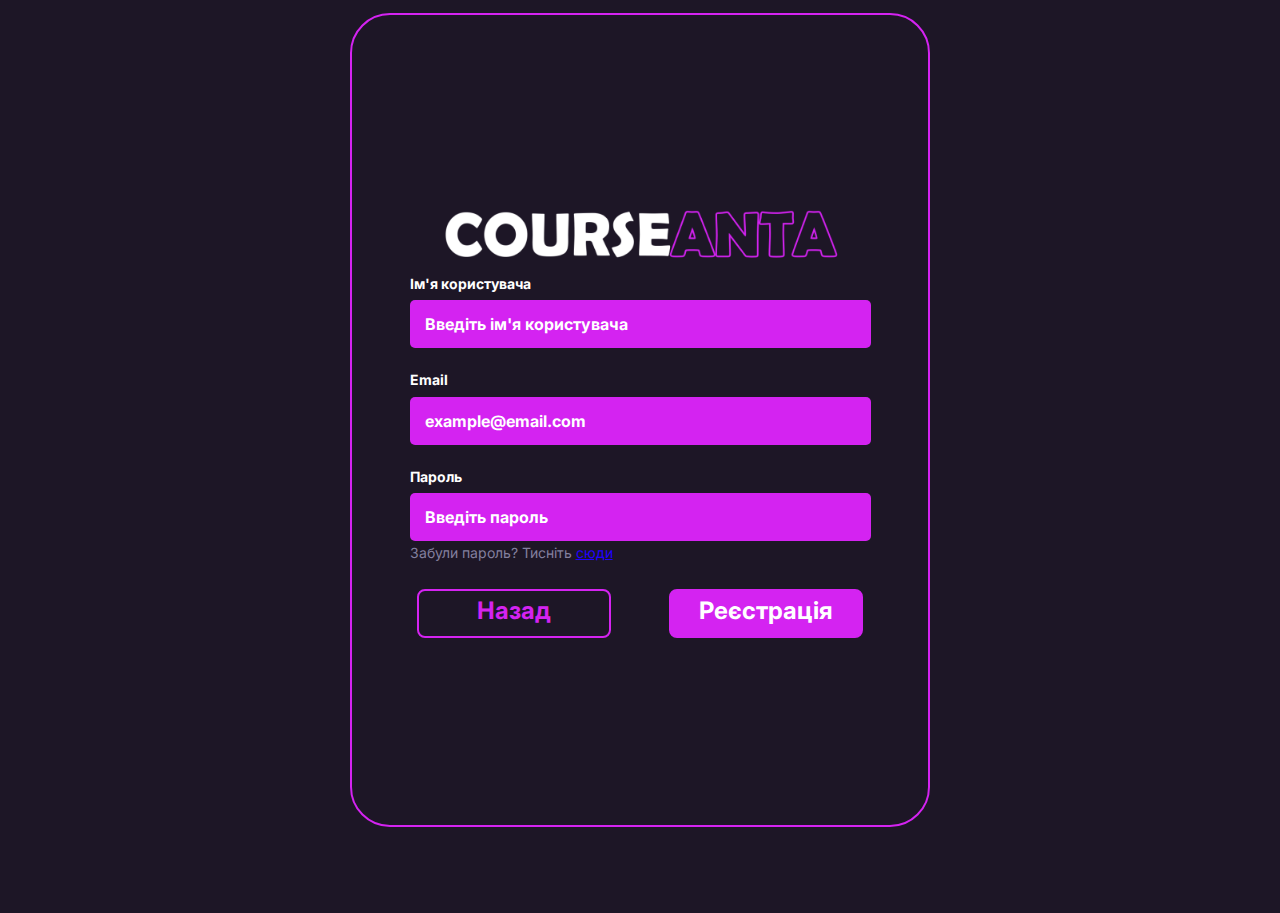
<file: pages/sign-in.html>
<!DOCTYPE html>
<html lang="en">
<head>
    <meta charset="UTF-8">
    <meta http-equiv="X-UA-Compatible" content="IE=edge">
    <meta name="viewport" content="width=device-width, initial-scale=1.0">
    <link rel="stylesheet" href="../css/sing-in.css">
    <link href="https://fonts.googleapis.com/css2?family=Inter&display=swap" rel="stylesheet">
    <title>Sign In</title>
</head>
<body>
    <form>
        <div class="wrapper">
            <div class="logo">
                <img src="../img/logo-2.png" alt="logo">
            </div>
            <div class="input-list">
                <div class="input-item">
                    <label for="user-name">Ім'я користувача</label>
                    <input id="user_name" type="text" placeholder="Введіть ім'я користувача">
                </div>
                <div class="input-item">
                    <label for="email">Email</label>
                    <input id="email" type="email" placeholder="example@email.com">
                </div>
                <div class="input-item">
                    <label for="pass">Пароль</label>
                    <input id="pass" type="password" placeholder="Введіть пароль">
                    <label class="desc">Забули пароль? Тисніть <a href="#">сюди</a></label>
                </div>
                <div class="buttons">
                    <a href="../index.html" class="back">Назад</a>
                    <a href="#" class="continue">Реєстрація</a>
                </div>
            </div>
        </div>

    </form>
</body>
</html>
</file>
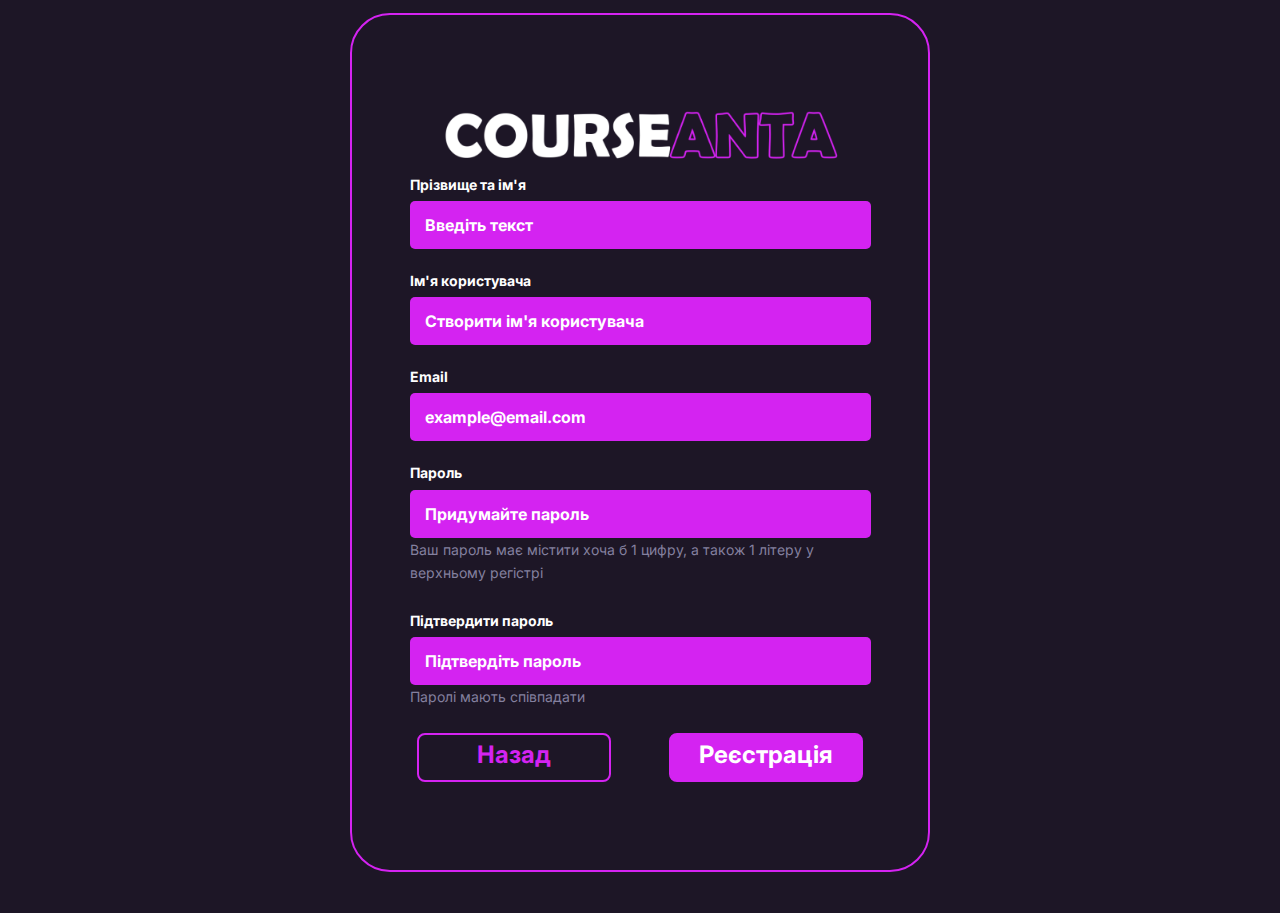
<file: pages/sign-up.html>
<!DOCTYPE html>
<html lang="en">
<head>
    <meta charset="UTF-8">
    <meta http-equiv="X-UA-Compatible" content="IE=edge">
    <meta name="viewport" content="width=device-width, initial-scale=1.0">
    <link rel="stylesheet" href="../css/sign-up.css">
    <link href="https://fonts.googleapis.com/css2?family=Inter&display=swap" rel="stylesheet">
    <title>Sign Up</title>
</head>
<body>
    <form>
        <div class="wrapper">
            <div class="logo">
                <img src="../img/logo-2.png" alt="logo">
            </div>
            <div class="input-list">
                <div class="input-item">
                    <label for="name">Прізвище та ім'я</label>
                    <input id="name" type="text" placeholder="Введіть текст">
                </div>
                <div class="input-item">
                    <label for="user-name">Ім'я користувача</label>
                    <input id="user_name" type="text" placeholder="Створити ім'я користувача">
                </div>
                <div class="input-item">
                    <label for="email">Email</label>
                    <input id="email" type="email" placeholder="example@email.com">
                </div>
                <div class="input-item">
                    <label for="pass">Пароль</label>
                    <input id="pass" type="password" placeholder="Придумайте пароль">
                    <label class="desc">Ваш пароль має містити хоча б 1 цифру, а також 1 літеру у верхньому регістрі</label>
                </div>
                <div class="input-item">
                    <label for="confirm_pass">Підтвердити пароль</label>
                    <input id="confirm_pass" type="password" placeholder="Підтвердіть пароль">
                    <label class="desc">Паролі мають співпадати</label>
                </div>
                <div class="buttons">
                    <a href="../index.html" class="back">Назад</a>
                    <a href="#" class="continue">Реєстрація</a>
                </div>
            </div>
        </div>
    </form>
</body>
</html>
</file>
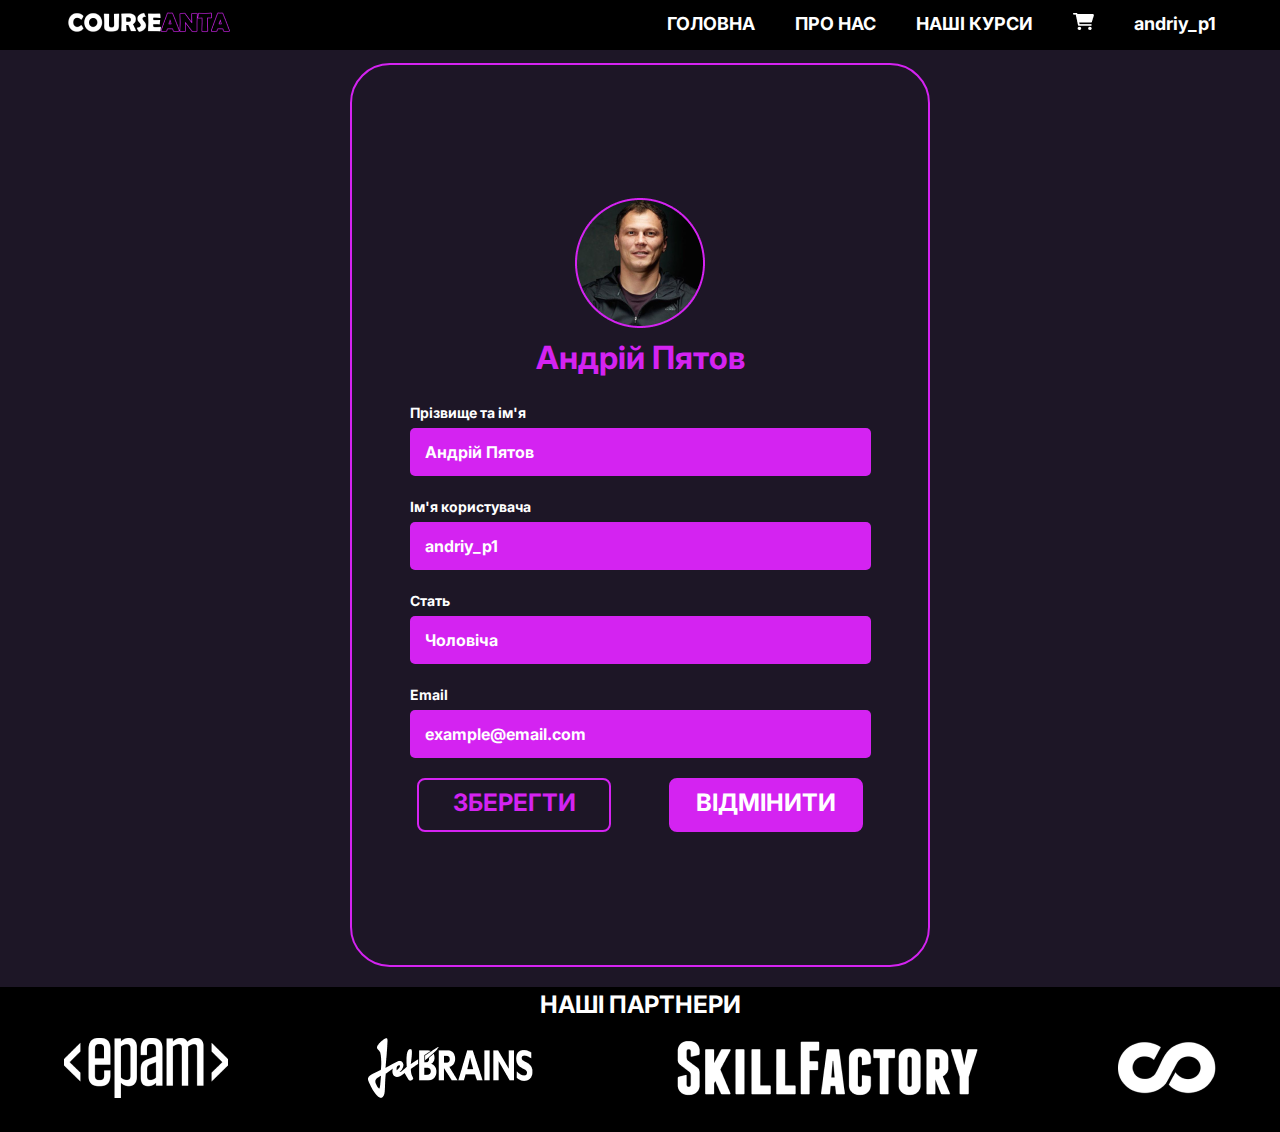
<file: pages/user.html>
<!DOCTYPE html>
<html lang="en">
<head>
    <meta charset="UTF-8">
    <meta http-equiv="X-UA-Compatible" content="IE=edge">
    <meta name="viewport" content="width=device-width, initial-scale=1.0">
    <link rel="stylesheet" href="../css/user.css">
    <link href="https://fonts.googleapis.com/css2?family=Inter&display=swap" rel="stylesheet">
    <title>User page</title>
</head>
<body>
    <header>
        <div class="container-d">
            <div class="header-body">
                <a href="#" class="header-logo">
                    <img src="../img/logo.png" alt="logo">
                </a>
                <div class="header-burger">
                    <span></span>
                </div>
                <nav class="header-menu">
                    <ul class="header-list">
                        <li><a href="../index.html" class="header-link">ГОЛОВНА</a></li>
                        <li><a href="../pages/about.html" class="header-link">ПРО НАС</a></li>
                        <li><a href="../pages/courses.html" class="header-link">НАШІ КУРСИ</a></li>
                        <li><a href="../pages/cart.html" class="header-link"><img src="../img/cart.png" alt="cart"></a></li>
                        <li><a href="../pages/user.html" class="header-link">andriy_p1</a></li>
                    </ul>
                </nav>
            </div>
        </div>
    </header>

    <form>
        <div class="wrapper">
            <div class="logo">
                <img src="../img/ava.png" alt="Pyatov">
                <h1>Андрій Пятов</h1>
            </div>
            <div class="input-list">
                <div class="input-item">
                    <label for="user-name">Прізвище та ім'я</label>
                    <input id="user_name" type="text" placeholder="Андрій Пятов">
                </div>
                <div class="input-item">
                    <label for="user-name">Ім'я користувача</label>
                    <input id="user_name" type="text" placeholder="andriy_p1">
                </div>
                <div class="input-item">
                    <label for="user-name">Стать</label>
                    <input id="user_name" type="text" placeholder="Чоловіча">
                </div>
                <div class="input-item">
                    <label for="email">Email</label>
                    <input id="email" type="email" placeholder="example@email.com">
                </div>
                <div class="buttons">
                    <a href="#" class="back">ЗБЕРЕГТИ</a>
                    <a href="#" class="continue">ВІДМІНИТИ</a>
                </div>
            </div>
        </div>

    </form>

    <footer>
        <div class="container-d">
            <h2>НАШІ ПАРТНЕРИ</h2>
            <div class="logos">
                <img src="../img/epam.png" alt="epam">
                <img src="../img/jetbrains.png" alt="jetbrains">
                <img src="../img/SkillFactory.png" alt="SkillFactory">
                <img src="../img/coursera.png" alt="coursera">
            </div>
        </div>
    </footer>
    <script src="https://code.jquery.com/jquery-3.6.0.js" integrity="sha256-H+K7U5CnXl1h5ywQfKtSj8PCmoN9aaq30gDh27Xc0jk=" crossorigin="anonymous"></script>
    <script src="../scripts/script.js"></script>
</body>
</html>
</file>
<file: css/index.css>
* {
  padding: 0;
  margin: 0;
}

html, body {
  height: 100%;
}

@media (max-width: 768px) {
  body.lock {
    overflow: hidden;
  }
}

.container-d {
  max-width: 80%;
  margin: 0 auto;
}
@media (max-width: 1350px) {
  .container-d {
    max-width: 90%;
  }
}
@media (max-width: 690px) {
  .container-d {
    max-width: 100%;
  }
}

body {
  font-size: 1em;
  min-width: 320px;
  position: relative;
  line-height: 1.65;
  font-family: "Inter", sans-serif;
  overflow-x: hidden;
  opacity: 1;
  background-color: #1D1626;
}

a {
  text-decoration: none;
}

li {
  list-style: none;
}

header {
  position: relative;
  width: 100%;
  top: 0;
  left: 0;
  z-index: 50;
}
header::before {
  content: "";
  position: absolute;
  top: 0;
  left: 0;
  width: 100%;
  height: 100%;
  background-color: #000;
  z-index: 2;
}
header .header-burger.active::before {
  -webkit-transform: rotate(45deg);
          transform: rotate(45deg);
  top: 9px;
}
header .header-burger.active::after {
  -webkit-transform: rotate(-45deg);
          transform: rotate(-45deg);
  bottom: 9px;
}
header .header-burger.active span {
  -webkit-transform: scale(0);
          transform: scale(0);
}
header .header-burger {
  display: none;
  position: relative;
  z-index: 3;
}
@media (max-width: 768px) {
  header .header-burger {
    display: block;
    position: relative;
    width: 30px;
    height: 20px;
    margin-right: 5px;
  }
  header .header-burger::before, header .header-burger::after {
    content: "";
    background-color: #ffffff;
    position: absolute;
    width: 100%;
    height: 2px;
    left: 0;
  }
  header .header-burger::before {
    top: 0;
  }
  header .header-burger::after {
    bottom: 0;
  }
  header .header-burger span {
    position: absolute;
    background-color: #ffffff;
    left: 0;
    width: 100%;
    height: 2px;
    top: 9px;
  }
}
header .header-body {
  position: relative;
  display: -webkit-box;
  display: -ms-flexbox;
  display: flex;
  -webkit-box-pack: justify;
      -ms-flex-pack: justify;
          justify-content: space-between;
  height: 50px;
  -webkit-box-align: center;
      -ms-flex-align: center;
          align-items: center;
}
header .header-body .header-logo {
  position: relative;
  z-index: 3;
}
header .header-menu.active {
  top: 0;
}
@media (max-width: 768px) {
  header .header-menu {
    position: fixed;
    top: -200%;
    left: 0;
    width: 100%;
    height: 100%;
    background-color: #000;
    -webkit-transition: all 0.3s ease 0s;
    transition: all 0.3s ease 0s;
    padding: 70px 10px 20px 10px;
  }
}
header .header-menu .header-list {
  height: 100%;
  display: -webkit-box;
  display: -ms-flexbox;
  display: flex;
  position: relative;
  z-index: 2;
}
@media (max-width: 768px) {
  header .header-menu .header-list {
    display: block;
    margin-top: 30%;
  }
}
header .header-menu .header-list li {
  height: 30px;
  margin-left: 40px;
}
@media (max-width: 970px) {
  header .header-menu .header-list li {
    margin-left: 20px;
  }
}
@media (max-width: 768px) {
  header .header-menu .header-list li {
    margin-left: 20px;
    margin-right: 10px;
    width: 95%;
  }
}
header .header-menu .header-list li a:hover {
  color: #D423F1;
  padding-bottom: 1px;
  -webkit-transition: 0.1s;
  transition: 0.1s;
  border-bottom: 2px solid #D423F1;
}
@media (max-width: 768px) {
  header .header-menu .header-list li a:hover {
    color: #ffffff;
    padding-bottom: 0;
    border-bottom: none;
  }
}
@media (max-width: 768px) {
  header .header-menu .header-list li {
    border-top: 2px solid #D423F1;
    text-align: center;
    margin-left: 0;
  }
  header .header-menu .header-list li:last-child {
    border-top: 2px solid #D423F1;
    border-bottom: 2px solid #D423F1;
  }
}
header .header-menu .header-list .header-link {
  color: #ffffff;
  font-size: 18px;
  font-weight: bold;
}
@media (max-width: 970px) {
  header .header-menu .header-list .header-link {
    font-size: 16px;
  }
}
@media (max-width: 768px) {
  header .header-menu .header-list .header-link {
    color: #D423F1;
  }
}

@media (min-width: 1400px) {
  .welcome {
    height: 780px;
  }
}
@media (min-width: 1085px) {
  .welcome {
    height: 100vh;
  }
}
.welcome .image {
  position: absolute;
  z-index: -1;
  margin-top: -50px;
  width: 100%;
}
.welcome .image img {
  width: 100%;
}
@media (max-width: 1085px) {
  .welcome .image {
    position: relative;
    margin-top: 0;
  }
}
.welcome .container-d {
  padding-top: 5%;
  margin: 0 auto;
}
@media (max-width: 1230px) {
  .welcome .container-d {
    padding-top: 3%;
  }
}
@media (max-width: 1200px) {
  .welcome .container-d {
    padding-top: 1%;
  }
}
@media (max-width: 1085px) {
  .welcome .container-d {
    padding-top: 0;
    margin-top: 10px;
  }
}
.welcome .container-d h2 {
  max-width: 48%;
  text-align: center;
  padding-left: 31px;
  color: #ffffff;
  font-size: 64px;
  line-height: 1;
  text-shadow: 3px 3px 2px #D423F1;
}
@media (max-width: 1320px) {
  .welcome .container-d h2 {
    max-width: 40%;
    font-size: 48px;
  }
}
@media (max-width: 1170px) {
  .welcome .container-d h2 {
    max-width: 50%;
    margin-bottom: 10px;
  }
}
@media (max-width: 1085px) {
  .welcome .container-d h2 {
    max-width: 100%;
  }
}
@media (max-width: 690px) {
  .welcome .container-d h2 {
    font-size: 32px;
  }
}
@media (max-width: 390px) {
  .welcome .container-d h2 {
    font-size: 20px;
  }
}
.welcome .container-d p {
  max-width: 48%;
  text-align: center;
  margin-bottom: 30px;
  color: #ffffff;
  font-weight: bold;
  padding: 14px 31px 14px 31px;
  background-color: rgba(212, 35, 241, 0.2);
  border: 3px solid #D423F1;
  text-shadow: 1px 2px #000;
}
@media (max-width: 1320px) {
  .welcome .container-d p {
    max-width: 40%;
    font-size: 14px;
  }
}
@media (max-width: 1170px) {
  .welcome .container-d p {
    max-width: 50%;
  }
}
@media (max-width: 1085px) {
  .welcome .container-d p {
    max-width: 100%;
  }
}
@media (max-width: 690px) {
  .welcome .container-d p {
    font-size: 12px;
    margin-bottom: 10px;
  }
}
@media (max-width: 390px) {
  .welcome .container-d p {
    font-size: 10px;
    padding: 5px;
  }
}
.welcome .container-d a {
  max-width: 48%;
  margin-left: 17%;
  padding: 19px 16px 19px 16px;
  font-size: 24px;
  font-weight: bold;
  border: 3px solid #D423F1;
  color: #D423F1;
  border-radius: 5px;
}
@media (max-width: 1320px) {
  .welcome .container-d a {
    max-width: 40%;
    margin-left: 15%;
    font-size: 18px;
    padding: 15px 12px;
  }
}
@media (max-width: 1170px) {
  .welcome .container-d a {
    max-width: 50%;
    margin-left: 18%;
  }
}
@media (max-width: 1085px) {
  .welcome .container-d a {
    max-width: 100%;
    margin-left: 40%;
  }
}
@media (max-width: 860px) {
  .welcome .container-d a {
    margin-left: 38%;
  }
}
@media (max-width: 775px) {
  .welcome .container-d a {
    margin-left: 36%;
  }
}
@media (max-width: 670px) {
  .welcome .container-d a {
    margin-left: 36%;
    font-size: 14px;
    padding: 8px 23px;
    border: 2px solid #D423F1;
  }
}
@media (max-width: 540px) {
  .welcome .container-d a {
    margin-left: 34%;
  }
}
@media (max-width: 490px) {
  .welcome .container-d a {
    margin-left: 32%;
  }
}
@media (max-width: 440px) {
  .welcome .container-d a {
    margin-left: 30%;
  }
}
@media (max-width: 390px) {
  .welcome .container-d a {
    margin-left: 28%;
  }
}
.welcome .container-d a:hover {
  border: 3px solid #ffffff;
  color: #ffffff;
  -webkit-transition: 0.1s;
  transition: 0.1s;
}
@media (max-width: 670px) {
  .welcome .container-d a:hover {
    border: 2px solid #ffffff;
  }
}

.container-d h2 {
  font-size: 3em;
  color: #ffffff;
  text-align: center;
}
@media (max-width: 690px) {
  .container-d h2 {
    font-size: 32px;
  }
}
@media (max-width: 390px) {
  .container-d h2 {
    font-size: 20px;
  }
}
.container-d .testimonials {
  position: relative;
  margin-top: 20px;
}
.container-d .testimonials .left, .container-d .testimonials .right {
  visibility: hidden;
  position: absolute;
}
@media (max-width: 1350px) {
  .container-d .testimonials {
    margin-top: -100px;
  }
}
@media (max-width: 1320px) {
  .container-d .testimonials {
    margin-top: -120px;
  }
}
@media (max-width: 1300px) {
  .container-d .testimonials {
    margin-top: -140px;
  }
}
@media (max-width: 1260px) {
  .container-d .testimonials {
    margin-top: -160px;
  }
}
@media (max-width: 1215px) {
  .container-d .testimonials {
    margin-top: -180px;
  }
}
@media (max-width: 1190px) {
  .container-d .testimonials {
    margin-top: -200px;
  }
}
@media (max-width: 1145px) {
  .container-d .testimonials {
    margin-top: -220px;
  }
}
@media (max-width: 1100px) {
  .container-d .testimonials {
    margin-top: -240px;
  }
}
@media (max-width: 1085px) {
  .container-d .testimonials {
    margin-top: 20px;
  }
}
@media (max-width: 560px) {
  .container-d .testimonials .left, .container-d .testimonials .right {
    visibility: visible;
    position: relative;
  }
  .container-d .testimonials .left {
    margin-left: 10%;
  }
  .container-d .testimonials .right {
    margin-right: 10%;
  }
}
.container-d .testimonials .wrapper {
  display: -webkit-box;
  display: -ms-flexbox;
  display: flex;
  -webkit-box-pack: justify;
      -ms-flex-pack: justify;
          justify-content: space-between;
  margin-top: 40px;
}
@media (max-width: 1220px) {
  .container-d .testimonials .wrapper {
    display: -ms-grid;
    display: grid;
    -ms-grid-columns: auto auto;
    grid-template-columns: auto auto;
    max-width: 60%;
    margin: 0 auto;
  }
}
@media (max-width: 1010px) {
  .container-d .testimonials .wrapper {
    max-width: 80%;
  }
}
@media (max-width: 760px) {
  .container-d .testimonials .wrapper {
    max-width: 100%;
  }
}
@media (max-width: 560px) {
  .container-d .testimonials .wrapper {
    display: -webkit-box;
    display: -ms-flexbox;
    display: flex;
    -webkit-box-pack: justify;
        -ms-flex-pack: justify;
            justify-content: space-between;
    -webkit-box-align: center;
        -ms-flex-align: center;
            align-items: center;
  }
  .container-d .testimonials .wrapper .second, .container-d .testimonials .wrapper .third, .container-d .testimonials .wrapper .fourth {
    visibility: hidden;
    position: absolute;
  }
}
.container-d .testimonials .wrapper .testimonials-item {
  height: 520px;
  width: 255px;
  border: 2px solid #D423F1;
  border-radius: 30px;
}
@media (max-width: 1220px) {
  .container-d .testimonials .wrapper .testimonials-item {
    margin-top: 10px;
  }
}
@media (max-width: 1010px) {
  .container-d .testimonials .wrapper .testimonials-item {
    margin-top: 20px;
  }
}
@media (max-width: 560px) {
  .container-d .testimonials .wrapper .testimonials-item {
    height: 340px;
    width: 171px;
  }
}
.container-d .testimonials .wrapper .testimonials-item .comment {
  font-size: 14px;
  color: #ffffff;
  font-weight: bold;
  padding: 0px 17px;
  line-height: 1.5;
  text-align: center;
}
@media (max-width: 560px) {
  .container-d .testimonials .wrapper .testimonials-item .comment {
    font-size: 10px;
    padding: 0px 5px;
    line-height: 1.2;
  }
}
.container-d .testimonials .wrapper .testimonials-item h1 {
  font-size: 24px;
  color: #D423F1;
  text-align: center;
  padding: 0px 17px;
}
@media (max-width: 560px) {
  .container-d .testimonials .wrapper .testimonials-item h1 {
    font-size: 14px;
    padding: 5px 5px;
  }
}
.container-d .testimonials .wrapper .testimonials-item .image {
  text-align: center;
  margin-top: 10px;
}
@media (max-width: 560px) {
  .container-d .testimonials .wrapper .testimonials-item .image img {
    width: 50%;
  }
}
.container-d .line {
  width: 100%;
  height: 3px;
  margin-top: 20px;
  margin-bottom: 20px;
  background-color: #D423F1;
}
.container-d .why-people-choose .block {
  display: -webkit-box;
  display: -ms-flexbox;
  display: flex;
  width: 100%;
}
@media (max-width: 830px) {
  .container-d .why-people-choose .block {
    -webkit-box-pack: center;
        -ms-flex-pack: center;
            justify-content: center;
    -webkit-box-align: center;
        -ms-flex-align: center;
            align-items: center;
  }
}
.container-d .why-people-choose .block .image {
  text-align: right;
  margin-top: 50px;
  margin-left: 10%;
}
@media (max-width: 1020px) {
  .container-d .why-people-choose .block .image {
    margin-top: 10px;
  }
}
@media (max-width: 980px) {
  .container-d .why-people-choose .block .image img {
    width: 100%;
    margin-top: 20%;
  }
}
@media (max-width: 930px) {
  .container-d .why-people-choose .block .image img {
    margin-top: 25%;
  }
}
@media (max-width: 860px) {
  .container-d .why-people-choose .block .image img {
    margin-top: 30%;
  }
}
@media (max-width: 830px) {
  .container-d .why-people-choose .block .image img {
    visibility: hidden;
    position: absolute;
  }
}
.container-d .why-people-choose .fact {
  display: -webkit-box;
  display: -ms-flexbox;
  display: flex;
  -webkit-box-align: center;
      -ms-flex-align: center;
          align-items: center;
  margin-top: 50px;
}
@media (max-width: 830px) {
  .container-d .why-people-choose .fact {
    margin-top: 30px;
  }
}
@media (max-width: 830px) {
  .container-d .why-people-choose .fact {
    margin-top: 20px;
  }
}
@media (max-width: 1150px) {
  .container-d .why-people-choose .fact img {
    width: 70px;
  }
}
@media (max-width: 1020px) {
  .container-d .why-people-choose .fact img {
    width: 65px;
  }
}
@media (max-width: 560px) {
  .container-d .why-people-choose .fact img {
    width: 50px;
  }
}
@media (max-width: 390px) {
  .container-d .why-people-choose .fact img {
    width: 40px;
  }
}
.container-d .why-people-choose .fact h1 {
  color: #D423F1;
  font-weight: bold;
  margin-left: 20px;
}
@media (max-width: 1150px) {
  .container-d .why-people-choose .fact h1 {
    font-size: 24px;
  }
}
@media (max-width: 1020px) {
  .container-d .why-people-choose .fact h1 {
    font-size: 22px;
  }
}
@media (max-width: 560px) {
  .container-d .why-people-choose .fact h1 {
    font-size: 18px;
  }
}
@media (max-width: 390px) {
  .container-d .why-people-choose .fact h1 {
    font-size: 16px;
  }
}
.container-d .why-people-choose .fact:last-child h1 {
  line-height: 1;
}
@media (max-width: 690px) {
  .container-d .program h2 {
    margin-bottom: -50px;
  }
}
.container-d .plan {
  display: -ms-grid;
  display: grid;
  -ms-grid-columns: auto auto auto auto;
  grid-template-columns: auto auto auto auto;
  margin-top: 40px;
}
@media (max-width: 970px) {
  .container-d .plan {
    -ms-grid-columns: auto auto;
    grid-template-columns: auto auto;
    -webkit-box-pack: center;
        -ms-flex-pack: center;
            justify-content: center;
  }
}
.container-d .plan .element {
  margin-left: 15%;
  text-align: center;
}
@media (max-width: 970px) {
  .container-d .plan .element {
    margin-left: 0;
    margin-top: 20px;
  }
}
.container-d .plan .element:first-child {
  margin-left: 0;
}
@media (max-width: 690px) {
  .container-d .plan .element img {
    width: 80px;
  }
}
@media (max-width: 455px) {
  .container-d .plan .element img {
    width: 60px;
  }
}
.container-d .plan .element h1 {
  font-size: 24px;
  color: #D423F1;
}
@media (max-width: 690px) {
  .container-d .plan .element h1 {
    font-size: 20px;
  }
}
@media (max-width: 455px) {
  .container-d .plan .element h1 {
    font-size: 16px;
  }
}
.container-d .plan .element p {
  color: #ffffff;
  font-weight: bold;
}
@media (max-width: 970px) {
  .container-d .plan .element p {
    width: 80%;
    margin-left: 10%;
  }
}
@media (max-width: 690px) {
  .container-d .plan .element p {
    font-size: 12px;
  }
}
@media (max-width: 455px) {
  .container-d .plan .element p {
    font-size: 10px;
  }
}
.container-d .form {
  width: 920px;
  height: 300px;
  background-color: #D423F1;
  border-radius: 20px;
  margin: 0 auto;
}
.container-d .form h2 {
  line-height: 1;
}
@media (max-width: 690px) {
  .container-d .form h2 {
    padding-top: 20px;
    margin-bottom: 20px;
  }
}
@media (max-width: 1090px) {
  .container-d .form {
    width: 800px;
  }
}
@media (max-width: 970px) {
  .container-d .form {
    width: 700px;
  }
}
@media (max-width: 850px) {
  .container-d .form {
    height: 550px;
  }
}
@media (max-width: 850px) {
  .container-d .form {
    width: 600px;
  }
}
@media (max-width: 640px) {
  .container-d .form {
    width: 500px;
  }
}
@media (max-width: 560px) {
  .container-d .form {
    width: 360px;
  }
}
@media (max-width: 390px) {
  .container-d .form {
    height: 500px;
    width: 300px;
  }
}
.container-d .form .second {
  width: 185px;
  height: 50px;
  background-color: #1D1626;
  border-radius: 7px;
  display: -webkit-box;
  display: -ms-flexbox;
  display: flex;
  -webkit-box-pack: center;
      -ms-flex-pack: center;
          justify-content: center;
  -webkit-box-align: center;
      -ms-flex-align: center;
          align-items: center;
  visibility: hidden;
  position: absolute;
}
@media (max-width: 1090px) {
  .container-d .form .second {
    width: 150px;
    height: 40px;
  }
}
@media (max-width: 390px) {
  .container-d .form .second {
    width: 280px;
  }
}
.container-d .form .second a {
  font-size: 24px;
  font-weight: bold;
  color: #ffffff;
}
@media (max-width: 1090px) {
  .container-d .form .second a {
    font-size: 20px;
  }
}
@media (max-width: 390px) {
  .container-d .form .second a {
    font-size: 16px;
  }
}
@media (max-width: 850px) {
  .container-d .form .second {
    visibility: visible;
    position: relative;
  }
}
.container-d .form .actions {
  display: -webkit-box;
  display: -ms-flexbox;
  display: flex;
  -webkit-box-pack: center;
      -ms-flex-pack: center;
          justify-content: center;
}
@media (max-width: 850px) {
  .container-d .form .actions {
    display: -ms-grid;
    display: grid;
    -ms-grid-columns: auto;
    grid-template-columns: auto;
  }
}
.container-d .form .actions .inputs {
  margin-right: 5%;
}
.container-d .form .actions .inputs .name {
  width: 338px;
  height: 35px;
  padding-bottom: 25px;
}
@media (max-width: 1090px) {
  .container-d .form .actions .inputs .name {
    width: 290px;
  }
}
@media (max-width: 850px) {
  .container-d .form .actions .inputs .name {
    width: 500px;
  }
}
@media (max-width: 640px) {
  .container-d .form .actions .inputs .name {
    width: 400px;
  }
}
@media (max-width: 560px) {
  .container-d .form .actions .inputs .name {
    width: 338px;
  }
}
@media (max-width: 390px) {
  .container-d .form .actions .inputs .name {
    width: 280px;
  }
}
.container-d .form .actions .inputs .name input {
  width: 100%;
  height: 100%;
  padding: 12px 20px;
  margin: 8px 0;
  border: none;
  border-radius: 8px;
  -webkit-box-sizing: border-box;
          box-sizing: border-box;
  font-weight: bold;
  color: #000;
}
.container-d .form .actions .inputs .button {
  width: 185px;
  height: 50px;
  background-color: #1D1626;
  border-radius: 7px;
  display: -webkit-box;
  display: -ms-flexbox;
  display: flex;
  -webkit-box-pack: center;
      -ms-flex-pack: center;
          justify-content: center;
  -webkit-box-align: center;
      -ms-flex-align: center;
          align-items: center;
}
@media (max-width: 1090px) {
  .container-d .form .actions .inputs .button {
    width: 150px;
    height: 40px;
  }
}
@media (max-width: 850px) {
  .container-d .form .actions .inputs .button {
    visibility: hidden;
    position: absolute;
  }
}
.container-d .form .actions .inputs .button a {
  font-size: 24px;
  font-weight: bold;
  color: #ffffff;
}
@media (max-width: 1090px) {
  .container-d .form .actions .inputs .button a {
    font-size: 20px;
  }
}
.container-d .form .actions textarea {
  width: 380px;
  padding: 12px 20px;
  margin: 8px 0;
  border: none;
  border-radius: 8px;
  -webkit-box-sizing: border-box;
          box-sizing: border-box;
  font-weight: bold;
  color: #000;
  resize: none;
}
@media (max-width: 1090px) {
  .container-d .form .actions textarea {
    width: 290px;
  }
}
@media (max-width: 850px) {
  .container-d .form .actions textarea {
    width: 500px;
    height: 200px;
  }
}
@media (max-width: 640px) {
  .container-d .form .actions textarea {
    width: 400px;
  }
}
@media (max-width: 560px) {
  .container-d .form .actions textarea {
    width: 338px;
    height: 180px;
  }
}
@media (max-width: 390px) {
  .container-d .form .actions textarea {
    width: 280px;
  }
}

footer {
  margin-top: 20px;
  height: 145px;
  width: 100%;
  background-color: #000;
}
@media (max-width: 390px) {
  footer {
    height: 100px;
  }
}
footer .container-d h2 {
  text-align: center;
  font-size: 24px;
  margin-bottom: 15px;
  color: #ffffff;
}
@media (max-width: 690px) {
  footer .container-d h2 {
    font-size: 20px;
  }
}
@media (max-width: 390px) {
  footer .container-d h2 {
    font-size: 16px;
    padding-top: 20px;
  }
}
footer .logos {
  display: -webkit-box;
  display: -ms-flexbox;
  display: flex;
  -webkit-box-pack: justify;
      -ms-flex-pack: justify;
          justify-content: space-between;
  -webkit-box-align: center;
      -ms-flex-align: center;
          align-items: center;
}
@media (max-width: 920px) {
  footer .logos img {
    width: 20%;
  }
}
@media (max-width: 920px) {
  footer .logos img:last-child {
    width: 10%;
  }
}
</file>
<file: css/about.css>
* {
  padding: 0;
  margin: 0;
}

html, body {
  height: 100%;
}

@media (max-width: 768px) {
  body.lock {
    overflow: hidden;
  }
}

.container-d {
  max-width: 80%;
  margin: 0 auto;
}
@media (max-width: 1350px) {
  .container-d {
    max-width: 90%;
  }
}
@media (max-width: 690px) {
  .container-d {
    max-width: 100%;
  }
}

body {
  font-size: 1em;
  min-width: 320px;
  position: relative;
  line-height: 1.5;
  font-family: "Inter", sans-serif;
  overflow-x: hidden;
  opacity: 1;
  background-color: #1D1626;
}

a {
  text-decoration: none;
}

li {
  list-style: none;
}

header {
  position: relative;
  width: 100%;
  top: 0;
  left: 0;
  z-index: 50;
}
header::before {
  content: "";
  position: absolute;
  top: 0;
  left: 0;
  width: 100%;
  height: 100%;
  background-color: #000;
  z-index: 2;
}
header .header-burger.active::before {
  -webkit-transform: rotate(45deg);
          transform: rotate(45deg);
  top: 9px;
}
header .header-burger.active::after {
  -webkit-transform: rotate(-45deg);
          transform: rotate(-45deg);
  bottom: 9px;
}
header .header-burger.active span {
  -webkit-transform: scale(0);
          transform: scale(0);
}
header .header-burger {
  display: none;
  position: relative;
  z-index: 3;
}
@media (max-width: 768px) {
  header .header-burger {
    display: block;
    position: relative;
    width: 30px;
    height: 20px;
    margin-right: 5px;
  }
  header .header-burger::before, header .header-burger::after {
    content: "";
    background-color: #ffffff;
    position: absolute;
    width: 100%;
    height: 2px;
    left: 0;
  }
  header .header-burger::before {
    top: 0;
  }
  header .header-burger::after {
    bottom: 0;
  }
  header .header-burger span {
    position: absolute;
    background-color: #ffffff;
    left: 0;
    width: 100%;
    height: 2px;
    top: 9px;
  }
}
header .header-body {
  position: relative;
  display: -webkit-box;
  display: -ms-flexbox;
  display: flex;
  -webkit-box-pack: justify;
      -ms-flex-pack: justify;
          justify-content: space-between;
  height: 50px;
  -webkit-box-align: center;
      -ms-flex-align: center;
          align-items: center;
}
header .header-body .header-logo {
  position: relative;
  z-index: 3;
}
header .header-menu.active {
  top: 0;
}
@media (max-width: 768px) {
  header .header-menu {
    position: fixed;
    top: -200%;
    left: 0;
    width: 100%;
    height: 100%;
    background-color: #000;
    -webkit-transition: all 0.3s ease 0s;
    transition: all 0.3s ease 0s;
    padding: 70px 10px 20px 10px;
  }
}
header .header-menu .header-list {
  height: 100%;
  display: -webkit-box;
  display: -ms-flexbox;
  display: flex;
  position: relative;
  z-index: 2;
}
@media (max-width: 768px) {
  header .header-menu .header-list {
    display: block;
    margin-top: 30%;
  }
}
header .header-menu .header-list li {
  height: 30px;
  margin-left: 40px;
}
@media (max-width: 970px) {
  header .header-menu .header-list li {
    margin-left: 20px;
  }
}
@media (max-width: 768px) {
  header .header-menu .header-list li {
    margin-left: 20px;
    margin-right: 10px;
    width: 95%;
  }
}
header .header-menu .header-list li a:hover {
  color: #D423F1;
  padding-bottom: 1px;
  -webkit-transition: 0.1s;
  transition: 0.1s;
  border-bottom: 2px solid #D423F1;
}
@media (max-width: 768px) {
  header .header-menu .header-list li a:hover {
    color: #ffffff;
    padding-bottom: 0;
    border-bottom: none;
  }
}
@media (max-width: 768px) {
  header .header-menu .header-list li {
    border-top: 2px solid #D423F1;
    text-align: center;
    margin-left: 0;
  }
  header .header-menu .header-list li:last-child {
    border-top: 2px solid #D423F1;
    border-bottom: 2px solid #D423F1;
  }
}
header .header-menu .header-list .header-link {
  color: #ffffff;
  font-size: 18px;
  font-weight: bold;
}
@media (max-width: 970px) {
  header .header-menu .header-list .header-link {
    font-size: 16px;
  }
}
@media (max-width: 768px) {
  header .header-menu .header-list .header-link {
    color: #D423F1;
  }
}

footer {
  margin-top: 20px;
  height: 145px;
  width: 100%;
  background-color: #000;
}
@media (max-width: 390px) {
  footer {
    height: 100px;
  }
}
footer .container-d h2 {
  text-align: center;
  font-size: 24px;
  margin-bottom: 15px;
  color: #ffffff;
}
@media (max-width: 690px) {
  footer .container-d h2 {
    font-size: 20px;
  }
}
@media (max-width: 390px) {
  footer .container-d h2 {
    font-size: 16px;
    padding-top: 20px;
  }
}
footer .logos {
  display: -webkit-box;
  display: -ms-flexbox;
  display: flex;
  -webkit-box-pack: justify;
      -ms-flex-pack: justify;
          justify-content: space-between;
  -webkit-box-align: center;
      -ms-flex-align: center;
          align-items: center;
}
@media (max-width: 920px) {
  footer .logos img {
    width: 20%;
  }
}
@media (max-width: 920px) {
  footer .logos img:last-child {
    width: 10%;
  }
}

.line {
  width: 100%;
  height: 3px;
  margin-top: 20px;
  margin-bottom: 20px;
  background-color: #ffffff;
}

.container-d h1 {
  font-size: 64px;
  color: #D423F1;
  text-align: center;
}
@media (max-width: 1110px) {
  .container-d h1 {
    font-size: 48px;
  }
}
@media (max-width: 838px) {
  .container-d h1 {
    font-size: 32px;
    margin-top: 10px;
  }
}
@media (max-width: 507px) {
  .container-d h1 {
    font-size: 24px;
  }
}
@media (max-width: 385px) {
  .container-d h1 {
    font-size: 20px;
  }
}
.container-d .thesis {
  display: -webkit-box;
  display: -ms-flexbox;
  display: flex;
  -webkit-box-pack: justify;
      -ms-flex-pack: justify;
          justify-content: space-between;
}
@media (max-width: 650px) {
  .container-d .thesis {
    display: -ms-grid;
    display: grid;
    -webkit-box-pack: center;
        -ms-flex-pack: center;
            justify-content: center;
  }
}
.container-d .thesis .text {
  text-align: right;
  color: #ffffff;
  font-weight: bold;
  width: 45%;
}
@media (max-width: 930px) {
  .container-d .thesis .text {
    width: 50%;
    font-size: 14px;
  }
}
@media (max-width: 807px) {
  .container-d .thesis .text {
    font-size: 12px;
  }
}
@media (max-width: 650px) {
  .container-d .thesis .text {
    width: 90%;
    text-align: center;
    padding-right: 20px;
    padding-left: 20px;
  }
}
.container-d .thesis .text span {
  padding-top: 40px;
}
.container-d .thesis .image {
  width: 40%;
}
@media (max-width: 807px) {
  .container-d .thesis .image img {
    width: 270px;
  }
}
@media (max-width: 724px) {
  .container-d .thesis .image img {
    width: 250px;
  }
}
@media (max-width: 650px) {
  .container-d .thesis .image img {
    width: 200px;
  }
}
@media (max-width: 440px) {
  .container-d .thesis .image img {
    width: 150px;
  }
}
@media (max-width: 724px) {
  .container-d .thesis .image {
    width: 30%;
  }
}
@media (max-width: 650px) {
  .container-d .thesis .image {
    width: 100%;
    text-align: center;
  }
}
.container-d .thesis .sign {
  text-align: right;
  width: 15%;
  margin-right: 20px;
}
@media (max-width: 724px) {
  .container-d .thesis .sign {
    margin-right: 0px;
  }
}
@media (max-width: 650px) {
  .container-d .thesis .sign {
    width: 100%;
    text-align: left;
    margin-left: 20px;
    margin-bottom: 5px;
  }
}
@media (max-width: 930px) {
  .container-d .thesis .sign img {
    width: 40px;
  }
}
@media (max-width: 650px) {
  .container-d .thesis .sign img {
    width: 30px;
  }
}
.container-d .thesis .sign-second {
  position: absolute;
  visibility: hidden;
}
@media (max-width: 650px) {
  .container-d .thesis .sign-second {
    visibility: visible;
    position: relative;
    text-align: right;
    margin-right: 20px;
    margin-top: 10px;
  }
  .container-d .thesis .sign-second img {
    -webkit-transform: rotate(180deg);
            transform: rotate(180deg);
  }
}
@media (max-width: 650px) and (max-width: 930px) {
  .container-d .thesis .sign-second img {
    width: 40px;
  }
}
@media (max-width: 650px) and (max-width: 650px) {
  .container-d .thesis .sign-second img {
    width: 30px;
  }
}
.container-d .rules h2 {
  color: #D423F1;
  font-weight: bold;
  font-size: 32px;
  text-align: center;
  margin-bottom: 20px;
}
@media (max-width: 650px) {
  .container-d .rules h2 {
    font-size: 24px;
  }
}
@media (max-width: 450px) {
  .container-d .rules h2 {
    font-size: 20px;
  }
}
.container-d .rules .items .item {
  display: -webkit-box;
  display: -ms-flexbox;
  display: flex;
  margin-top: 50px;
}
@media (max-width: 900px) {
  .container-d .rules .items .item {
    margin-top: 30px;
  }
}
@media (max-width: 450px) {
  .container-d .rules .items .item {
    margin-top: 15px;
  }
}
@media (max-width: 650px) {
  .container-d .rules .items .item .number {
    margin-left: 10px;
  }
}
.container-d .rules .items .item .number img {
  height: 76px;
  color: #D423F1;
}
@media (max-width: 900px) {
  .container-d .rules .items .item .number img {
    height: 50px;
  }
}
@media (max-width: 450px) {
  .container-d .rules .items .item .number img {
    height: 30px;
  }
}
.container-d .rules .items .item p {
  font-size: 16px;
  color: #ffffff;
  font-weight: bold;
  line-height: 1.25;
  margin-left: 20px;
}
@media (max-width: 900px) {
  .container-d .rules .items .item p {
    font-size: 14px;
  }
}
@media (max-width: 650px) {
  .container-d .rules .items .item p {
    font-size: 12px;
  }
}
@media (max-width: 450px) {
  .container-d .rules .items .item p {
    margin-left: 10px;
  }
}
.container-d .rules .items .item p span {
  color: #D423F1;
}
.container-d .rules .items .item:nth-child(even) p {
  text-align: right;
  margin-left: 0px;
  margin-right: 20px;
}
@media (max-width: 450px) {
  .container-d .rules .items .item:nth-child(even) p {
    margin-left: 0px;
    margin-right: 10px;
  }
}
@media (max-width: 650px) {
  .container-d .rules .items .item:nth-child(even) .number {
    margin-left: 0;
    margin-right: 10px;
  }
}
</file>
<file: css/cart.css>
* {
  padding: 0;
  margin: 0;
}

html, body {
  height: 100%;
}

@media (max-width: 768px) {
  body.lock {
    overflow: hidden;
  }
}

.container-d {
  max-width: 80%;
  margin: 0 auto;
}
@media (max-width: 1350px) {
  .container-d {
    max-width: 90%;
  }
}
@media (max-width: 690px) {
  .container-d {
    max-width: 100%;
  }
}

body {
  font-size: 1em;
  min-width: 320px;
  position: relative;
  line-height: 1.5;
  font-family: "Inter", sans-serif;
  overflow-x: hidden;
  opacity: 1;
  background-color: #1D1626;
}

a {
  text-decoration: none;
}

li {
  list-style: none;
}

header {
  position: relative;
  width: 100%;
  top: 0;
  left: 0;
  z-index: 50;
}
header::before {
  content: "";
  position: absolute;
  top: 0;
  left: 0;
  width: 100%;
  height: 100%;
  background-color: #000;
  z-index: 2;
}
header .header-burger.active::before {
  -webkit-transform: rotate(45deg);
          transform: rotate(45deg);
  top: 9px;
}
header .header-burger.active::after {
  -webkit-transform: rotate(-45deg);
          transform: rotate(-45deg);
  bottom: 9px;
}
header .header-burger.active span {
  -webkit-transform: scale(0);
          transform: scale(0);
}
header .header-burger {
  display: none;
  position: relative;
  z-index: 3;
}
@media (max-width: 768px) {
  header .header-burger {
    display: block;
    position: relative;
    width: 30px;
    height: 20px;
    margin-right: 5px;
  }
  header .header-burger::before, header .header-burger::after {
    content: "";
    background-color: #ffffff;
    position: absolute;
    width: 100%;
    height: 2px;
    left: 0;
  }
  header .header-burger::before {
    top: 0;
  }
  header .header-burger::after {
    bottom: 0;
  }
  header .header-burger span {
    position: absolute;
    background-color: #ffffff;
    left: 0;
    width: 100%;
    height: 2px;
    top: 9px;
  }
}
header .header-body {
  position: relative;
  display: -webkit-box;
  display: -ms-flexbox;
  display: flex;
  -webkit-box-pack: justify;
      -ms-flex-pack: justify;
          justify-content: space-between;
  height: 50px;
  -webkit-box-align: center;
      -ms-flex-align: center;
          align-items: center;
}
header .header-body .header-logo {
  position: relative;
  z-index: 3;
}
header .header-menu.active {
  top: 0;
}
@media (max-width: 768px) {
  header .header-menu {
    position: fixed;
    top: -200%;
    left: 0;
    width: 100%;
    height: 100%;
    background-color: #000;
    -webkit-transition: all 0.3s ease 0s;
    transition: all 0.3s ease 0s;
    padding: 70px 10px 20px 10px;
  }
}
header .header-menu .header-list {
  height: 100%;
  display: -webkit-box;
  display: -ms-flexbox;
  display: flex;
  position: relative;
  z-index: 2;
}
@media (max-width: 768px) {
  header .header-menu .header-list {
    display: block;
    margin-top: 30%;
  }
}
header .header-menu .header-list li {
  height: 30px;
  margin-left: 40px;
}
@media (max-width: 970px) {
  header .header-menu .header-list li {
    margin-left: 20px;
  }
}
@media (max-width: 768px) {
  header .header-menu .header-list li {
    margin-left: 20px;
    margin-right: 10px;
    width: 95%;
  }
}
header .header-menu .header-list li a:hover {
  color: #D423F1;
  padding-bottom: 1px;
  -webkit-transition: 0.1s;
  transition: 0.1s;
  border-bottom: 2px solid #D423F1;
}
@media (max-width: 768px) {
  header .header-menu .header-list li a:hover {
    color: #ffffff;
    padding-bottom: 0;
    border-bottom: none;
  }
}
@media (max-width: 768px) {
  header .header-menu .header-list li {
    border-top: 2px solid #D423F1;
    text-align: center;
    margin-left: 0;
  }
  header .header-menu .header-list li:last-child {
    border-top: 2px solid #D423F1;
    border-bottom: 2px solid #D423F1;
  }
}
header .header-menu .header-list .header-link {
  color: #ffffff;
  font-size: 18px;
  font-weight: bold;
}
@media (max-width: 970px) {
  header .header-menu .header-list .header-link {
    font-size: 16px;
  }
}
@media (max-width: 768px) {
  header .header-menu .header-list .header-link {
    color: #D423F1;
  }
}

footer {
  margin-top: 20px;
  height: 145px;
  width: 100%;
  background-color: #000;
}
@media (max-width: 390px) {
  footer {
    height: 100px;
  }
}
footer .container-d h2 {
  text-align: center;
  font-size: 24px;
  margin-bottom: 15px;
  color: #ffffff;
}
@media (max-width: 690px) {
  footer .container-d h2 {
    font-size: 20px;
  }
}
@media (max-width: 390px) {
  footer .container-d h2 {
    font-size: 16px;
    padding-top: 20px;
  }
}
footer .logos {
  display: -webkit-box;
  display: -ms-flexbox;
  display: flex;
  -webkit-box-pack: justify;
      -ms-flex-pack: justify;
          justify-content: space-between;
  -webkit-box-align: center;
      -ms-flex-align: center;
          align-items: center;
}
@media (max-width: 920px) {
  footer .logos img {
    width: 20%;
  }
}
@media (max-width: 920px) {
  footer .logos img:last-child {
    width: 10%;
  }
}

.container-d h1 {
  font-size: 48px;
  color: #D423F1;
  font-weight: bold;
  text-align: center;
  margin-top: 20px;
  margin-bottom: 20px;
}
@media (max-width: 840px) {
  .container-d h1 {
    font-size: 32px;
  }
}
@media (max-width: 560px) {
  .container-d h1 {
    font-size: 20px;
  }
}
.container-d .buttons {
  display: -webkit-box;
  display: -ms-flexbox;
  display: flex;
  -webkit-box-pack: justify;
      -ms-flex-pack: justify;
          justify-content: space-between;
  margin-top: 20px;
  margin-bottom: 20px;
}
@media (max-width: 1130px) {
  .container-d .buttons {
    display: -ms-grid;
    display: grid;
    -ms-grid-columns: auto auto auto;
    grid-template-columns: auto auto auto;
    -ms-flex-pack: distribute;
        justify-content: space-around;
  }
}
@media (max-width: 375px) {
  .container-d .buttons {
    -ms-grid-columns: auto auto;
    grid-template-columns: auto auto;
  }
}
.container-d .buttons button {
  width: 160px;
  height: 40px;
  border: 2px solid #D423F1;
  border-radius: 5px;
  background: none;
  font-size: 24px;
  color: #D423F1;
  font-weight: bold;
}
@media (max-width: 1130px) {
  .container-d .buttons button {
    margin-bottom: 10px;
  }
}
@media (max-width: 560px) {
  .container-d .buttons button {
    width: 100px;
    height: 25px;
    font-size: 14px;
  }
}
.container-d .buttons button:hover {
  background: #D423F1;
  color: #ffffff;
  -webkit-transition: 0.3s ease 0s;
  transition: 0.3s ease 0s;
  cursor: pointer;
}
.container-d .courses {
  display: -ms-grid;
  display: grid;
  -ms-grid-columns: auto auto auto;
  grid-template-columns: auto auto auto;
  -ms-flex-pack: distribute;
      justify-content: space-around;
}
@media (max-width: 1220px) {
  .container-d .courses {
    -ms-grid-columns: auto auto;
    grid-template-columns: auto auto;
    -ms-flex-pack: distribute;
        justify-content: space-around;
  }
}
@media (max-width: 375px) {
  .container-d .courses {
    -ms-grid-columns: auto;
    grid-template-columns: auto;
    -webkit-box-pack: center;
        -ms-flex-pack: center;
            justify-content: center;
  }
}
.container-d .courses .item {
  width: 350px;
  margin-top: 20px;
  border: 2px solid #D423F1;
  border-radius: 10px;
}
@media (max-width: 840px) {
  .container-d .courses .item {
    width: 250px;
  }
  .container-d .courses .item img {
    width: 250px;
  }
}
@media (max-width: 560px) {
  .container-d .courses .item {
    width: 170px;
  }
  .container-d .courses .item img {
    width: 170px;
  }
}
.container-d .courses .item .header {
  display: -webkit-box;
  display: -ms-flexbox;
  display: flex;
  -webkit-box-pack: justify;
      -ms-flex-pack: justify;
          justify-content: space-between;
  font-size: 32px;
  color: #ffffff;
  font-weight: bold;
  margin-left: 5px;
}
@media (max-width: 840px) {
  .container-d .courses .item .header {
    font-size: 26px;
  }
}
@media (max-width: 560px) {
  .container-d .courses .item .header {
    font-size: 16px;
  }
}
.container-d .courses .item .header .price {
  color: #58C503;
  margin-right: 5px;
}
.container-d .courses .item h1 {
  font-size: 24px;
  color: #ffffff;
  text-align: center;
  border-bottom: 2px solid #D423F1;
  font-weight: bold;
  margin-bottom: 10px;
}
@media (max-width: 840px) {
  .container-d .courses .item h1 {
    font-size: 20px;
  }
}
@media (max-width: 560px) {
  .container-d .courses .item h1 {
    font-size: 14px;
  }
}
.container-d .courses .item .action {
  text-align: center;
  margin-bottom: 10px;
}
.container-d .courses .item .action button {
  font-size: 24px;
  background: #D423F1;
  border: none;
  border-radius: 10px;
  height: 52px;
  width: 220px;
}
@media (max-width: 840px) {
  .container-d .courses .item .action button {
    width: 200px;
    height: 40px;
    font-size: 20px;
  }
}
@media (max-width: 560px) {
  .container-d .courses .item .action button {
    width: 105px;
    height: 24px;
    font-size: 14px;
  }
}
.container-d .courses .item .action button a {
  color: #ffffff;
  font-weight: bold;
}
</file>
<file: css/course.css>
* {
  padding: 0;
  margin: 0;
}

html, body {
  height: 100%;
}

@media (max-width: 768px) {
  body.lock {
    overflow: hidden;
  }
}

.container-d {
  max-width: 80%;
  margin: 0 auto;
}
@media (max-width: 1350px) {
  .container-d {
    max-width: 90%;
  }
}
@media (max-width: 690px) {
  .container-d {
    max-width: 100%;
  }
}

body {
  font-size: 1em;
  min-width: 320px;
  position: relative;
  line-height: 1.5;
  font-family: "Inter", sans-serif;
  overflow-x: hidden;
  opacity: 1;
  background-color: #1D1626;
}

a {
  text-decoration: none;
}

li {
  list-style: none;
}

header {
  position: relative;
  width: 100%;
  top: 0;
  left: 0;
  z-index: 50;
}
header::before {
  content: "";
  position: absolute;
  top: 0;
  left: 0;
  width: 100%;
  height: 100%;
  background-color: #000;
  z-index: 2;
}
header .header-burger.active::before {
  -webkit-transform: rotate(45deg);
          transform: rotate(45deg);
  top: 9px;
}
header .header-burger.active::after {
  -webkit-transform: rotate(-45deg);
          transform: rotate(-45deg);
  bottom: 9px;
}
header .header-burger.active span {
  -webkit-transform: scale(0);
          transform: scale(0);
}
header .header-burger {
  display: none;
  position: relative;
  z-index: 3;
}
@media (max-width: 768px) {
  header .header-burger {
    display: block;
    position: relative;
    width: 30px;
    height: 20px;
    margin-right: 5px;
  }
  header .header-burger::before, header .header-burger::after {
    content: "";
    background-color: #ffffff;
    position: absolute;
    width: 100%;
    height: 2px;
    left: 0;
  }
  header .header-burger::before {
    top: 0;
  }
  header .header-burger::after {
    bottom: 0;
  }
  header .header-burger span {
    position: absolute;
    background-color: #ffffff;
    left: 0;
    width: 100%;
    height: 2px;
    top: 9px;
  }
}
header .header-body {
  position: relative;
  display: -webkit-box;
  display: -ms-flexbox;
  display: flex;
  -webkit-box-pack: justify;
      -ms-flex-pack: justify;
          justify-content: space-between;
  height: 50px;
  -webkit-box-align: center;
      -ms-flex-align: center;
          align-items: center;
}
header .header-body .header-logo {
  position: relative;
  z-index: 3;
}
header .header-menu.active {
  top: 0;
}
@media (max-width: 768px) {
  header .header-menu {
    position: fixed;
    top: -200%;
    left: 0;
    width: 100%;
    height: 100%;
    background-color: #000;
    -webkit-transition: all 0.3s ease 0s;
    transition: all 0.3s ease 0s;
    padding: 70px 10px 20px 10px;
  }
}
header .header-menu .header-list {
  height: 100%;
  display: -webkit-box;
  display: -ms-flexbox;
  display: flex;
  position: relative;
  z-index: 2;
}
@media (max-width: 768px) {
  header .header-menu .header-list {
    display: block;
    margin-top: 30%;
  }
}
header .header-menu .header-list li {
  height: 30px;
  margin-left: 40px;
}
@media (max-width: 970px) {
  header .header-menu .header-list li {
    margin-left: 20px;
  }
}
@media (max-width: 768px) {
  header .header-menu .header-list li {
    margin-left: 20px;
    margin-right: 10px;
    width: 95%;
  }
}
header .header-menu .header-list li a:hover {
  color: #D423F1;
  padding-bottom: 1px;
  -webkit-transition: 0.1s;
  transition: 0.1s;
  border-bottom: 2px solid #D423F1;
}
@media (max-width: 768px) {
  header .header-menu .header-list li a:hover {
    color: #ffffff;
    padding-bottom: 0;
    border-bottom: none;
  }
}
@media (max-width: 768px) {
  header .header-menu .header-list li {
    border-top: 2px solid #D423F1;
    text-align: center;
    margin-left: 0;
  }
  header .header-menu .header-list li:last-child {
    border-top: 2px solid #D423F1;
    border-bottom: 2px solid #D423F1;
  }
}
header .header-menu .header-list .header-link {
  color: #ffffff;
  font-size: 18px;
  font-weight: bold;
}
@media (max-width: 970px) {
  header .header-menu .header-list .header-link {
    font-size: 16px;
  }
}
@media (max-width: 768px) {
  header .header-menu .header-list .header-link {
    color: #D423F1;
  }
}

footer {
  margin-top: 20px;
  height: 145px;
  width: 100%;
  background-color: #000;
}
@media (max-width: 390px) {
  footer {
    height: 100px;
  }
}
footer .container-d h2 {
  text-align: center;
  font-size: 24px;
  margin-bottom: 15px;
  color: #ffffff;
}
@media (max-width: 690px) {
  footer .container-d h2 {
    font-size: 20px;
  }
}
@media (max-width: 390px) {
  footer .container-d h2 {
    font-size: 16px;
    padding-top: 20px;
  }
}
footer .logos {
  display: -webkit-box;
  display: -ms-flexbox;
  display: flex;
  -webkit-box-pack: justify;
      -ms-flex-pack: justify;
          justify-content: space-between;
  -webkit-box-align: center;
      -ms-flex-align: center;
          align-items: center;
}
@media (max-width: 920px) {
  footer .logos img {
    width: 20%;
  }
}
@media (max-width: 920px) {
  footer .logos img:last-child {
    width: 10%;
  }
}

@media (max-width: 690px) {
  .container-d {
    width: 90%;
  }
}

.course {
  margin-top: 20px;
  width: 100%;
  border: 3px solid #D423F1;
  border-radius: 10px;
}
.course .header {
  height: 104px;
  background-color: #D423F1;
  display: -webkit-box;
  display: -ms-flexbox;
  display: flex;
  -webkit-box-align: center;
      -ms-flex-align: center;
          align-items: center;
  -webkit-box-pack: justify;
      -ms-flex-pack: justify;
          justify-content: space-between;
  border-radius: 5px;
  color: #ffffff;
  font-weight: bold;
  margin-bottom: 10px;
}
.course .header .data {
  margin-left: 20px;
}
.course .header .data h1 {
  font-size: 36px;
}
@media (max-width: 900px) {
  .course .header .data h1 {
    font-size: 24px;
  }
}
@media (max-width: 595px) {
  .course .header .data h1 {
    font-size: 20px;
  }
}
@media (max-width: 595px) {
  .course .header .data h1 {
    font-size: 18px;
  }
}
.course .header .data .author, .course .header .data .date {
  font-size: 20px;
  line-height: 1.2;
}
@media (max-width: 900px) {
  .course .header .data .author, .course .header .data .date {
    font-size: 16px;
  }
}
@media (max-width: 595px) {
  .course .header .data .author, .course .header .data .date {
    font-size: 12px;
  }
}
.course .header .price {
  font-size: 36px;
  margin-right: 20px;
}
@media (max-width: 900px) {
  .course .header .price {
    font-size: 24px;
  }
}
@media (max-width: 595px) {
  .course .header .price {
    font-size: 20px;
  }
}
@media (max-width: 595px) {
  .course .header .price {
    font-size: 18px;
  }
}
.course .about {
  display: -webkit-box;
  display: -ms-flexbox;
  display: flex;
  margin-left: 10px;
  margin-right: 20px;
}
@media (max-width: 768px) {
  .course .about {
    display: -ms-grid;
    display: grid;
    -webkit-box-pack: center;
        -ms-flex-pack: center;
            justify-content: center;
  }
}
.course .about .actions {
  margin-right: 20px;
}
@media (max-width: 768px) {
  .course .about .actions {
    margin-right: 0;
  }
}
@media (max-width: 768px) {
  .course .about .actions .image {
    text-align: center;
    margin-left: 2%;
  }
}
@media (max-width: 768px) {
  .course .about .actions .image img {
    width: 100%;
  }
}
.course .about .actions button {
  width: 350px;
  height: 50px;
  background: #D423F1;
  border: 2px solid #D423F1;
  border-radius: 5px;
  margin-top: 10px;
}
@media (max-width: 768px) {
  .course .about .actions button {
    width: 98%;
    margin-left: 2%;
  }
}
@media (max-width: 595px) {
  .course .about .actions button {
    height: 30px;
  }
}
.course .about .actions button a {
  font-size: 24px;
  color: #ffffff;
  font-weight: bold;
}
@media (max-width: 595px) {
  .course .about .actions button a {
    font-size: 16px;
  }
}
.course .about .actions button:last-child {
  background: none;
}
.course .about .actions button:last-child a {
  color: #D423F1;
}
.course .about p {
  font-size: 14px;
  color: #ffffff;
  font-weight: bold;
}
@media (max-width: 900px) {
  .course .about p {
    font-size: 12px;
  }
}
@media (max-width: 768px) {
  .course .about p {
    margin-top: 10px;
    margin-left: 2%;
    width: 98%;
  }
}
.course h2 {
  font-size: 36px;
  color: #D423F1;
  font-weight: bold;
  text-align: center;
  margin-top: 20px;
  margin-bottom: 20px;
}
@media (max-width: 595px) {
  .course h2 {
    font-size: 20px;
  }
}
.course .testimonials .item {
  width: 90%;
  border: 2px solid #D423F1;
  border-radius: 5px;
  padding: 20px;
  margin: 0 auto;
  margin-bottom: 10px;
}
@media (max-width: 768px) {
  .course .testimonials .item {
    width: 88%;
  }
}
@media (max-width: 595px) {
  .course .testimonials .item {
    width: 80%;
    padding: 10px;
  }
}
.course .testimonials .item p {
  font-size: 15px;
  font-weight: bold;
  color: #ffffff;
}
@media (max-width: 900px) {
  .course .testimonials .item p {
    font-size: 12px;
  }
}
@media (max-width: 595px) {
  .course .testimonials .item p {
    font-size: 10px;
  }
}
.course .testimonials .item .date {
  font-size: 12px;
  color: #D423F1;
  font-weight: bold;
  margin-top: 10px;
}
@media (max-width: 595px) {
  .course .testimonials .item .date {
    font-size: 8px;
  }
}
.course .testimonials .item .user {
  display: -webkit-box;
  display: -ms-flexbox;
  display: flex;
  -webkit-box-align: center;
      -ms-flex-align: center;
          align-items: center;
}
.course .testimonials .item .user .name {
  font-size: 20px;
  font-weight: bold;
  color: #D423F1;
}
@media (max-width: 595px) {
  .course .testimonials .item .user .name {
    font-size: 14px;
  }
}
.course .testimonials .item .user .image {
  margin-right: 20px;
}
.course .testimonials .item .user .image img {
  width: 65px;
}
@media (max-width: 595px) {
  .course .testimonials .item .user .image img {
    font-size: 50px;
  }
}
</file>
<file: css/courses.css>
* {
  padding: 0;
  margin: 0;
}

html, body {
  height: 100%;
}

@media (max-width: 768px) {
  body.lock {
    overflow: hidden;
  }
}

.container-d {
  max-width: 80%;
  margin: 0 auto;
}
@media (max-width: 1350px) {
  .container-d {
    max-width: 90%;
  }
}
@media (max-width: 690px) {
  .container-d {
    max-width: 100%;
  }
}

body {
  font-size: 1em;
  min-width: 320px;
  position: relative;
  line-height: 1.5;
  font-family: "Inter", sans-serif;
  overflow-x: hidden;
  opacity: 1;
  background-color: #1D1626;
}

a {
  text-decoration: none;
}

li {
  list-style: none;
}

header {
  position: relative;
  width: 100%;
  top: 0;
  left: 0;
  z-index: 50;
}
header::before {
  content: "";
  position: absolute;
  top: 0;
  left: 0;
  width: 100%;
  height: 100%;
  background-color: #000;
  z-index: 2;
}
header .header-burger.active::before {
  -webkit-transform: rotate(45deg);
          transform: rotate(45deg);
  top: 9px;
}
header .header-burger.active::after {
  -webkit-transform: rotate(-45deg);
          transform: rotate(-45deg);
  bottom: 9px;
}
header .header-burger.active span {
  -webkit-transform: scale(0);
          transform: scale(0);
}
header .header-burger {
  display: none;
  position: relative;
  z-index: 3;
}
@media (max-width: 768px) {
  header .header-burger {
    display: block;
    position: relative;
    width: 30px;
    height: 20px;
    margin-right: 5px;
  }
  header .header-burger::before, header .header-burger::after {
    content: "";
    background-color: #ffffff;
    position: absolute;
    width: 100%;
    height: 2px;
    left: 0;
  }
  header .header-burger::before {
    top: 0;
  }
  header .header-burger::after {
    bottom: 0;
  }
  header .header-burger span {
    position: absolute;
    background-color: #ffffff;
    left: 0;
    width: 100%;
    height: 2px;
    top: 9px;
  }
}
header .header-body {
  position: relative;
  display: -webkit-box;
  display: -ms-flexbox;
  display: flex;
  -webkit-box-pack: justify;
      -ms-flex-pack: justify;
          justify-content: space-between;
  height: 50px;
  -webkit-box-align: center;
      -ms-flex-align: center;
          align-items: center;
}
header .header-body .header-logo {
  position: relative;
  z-index: 3;
}
header .header-menu.active {
  top: 0;
}
@media (max-width: 768px) {
  header .header-menu {
    position: fixed;
    top: -200%;
    left: 0;
    width: 100%;
    height: 100%;
    background-color: #000;
    -webkit-transition: all 0.3s ease 0s;
    transition: all 0.3s ease 0s;
    padding: 70px 10px 20px 10px;
  }
}
header .header-menu .header-list {
  height: 100%;
  display: -webkit-box;
  display: -ms-flexbox;
  display: flex;
  position: relative;
  z-index: 2;
}
@media (max-width: 768px) {
  header .header-menu .header-list {
    display: block;
    margin-top: 30%;
  }
}
header .header-menu .header-list li {
  height: 30px;
  margin-left: 40px;
}
@media (max-width: 970px) {
  header .header-menu .header-list li {
    margin-left: 20px;
  }
}
@media (max-width: 768px) {
  header .header-menu .header-list li {
    margin-left: 20px;
    margin-right: 10px;
    width: 95%;
  }
}
header .header-menu .header-list li a:hover {
  color: #D423F1;
  padding-bottom: 1px;
  -webkit-transition: 0.1s;
  transition: 0.1s;
  border-bottom: 2px solid #D423F1;
}
@media (max-width: 768px) {
  header .header-menu .header-list li a:hover {
    color: #ffffff;
    padding-bottom: 0;
    border-bottom: none;
  }
}
@media (max-width: 768px) {
  header .header-menu .header-list li {
    border-top: 2px solid #D423F1;
    text-align: center;
    margin-left: 0;
  }
  header .header-menu .header-list li:last-child {
    border-top: 2px solid #D423F1;
    border-bottom: 2px solid #D423F1;
  }
}
header .header-menu .header-list .header-link {
  color: #ffffff;
  font-size: 18px;
  font-weight: bold;
}
@media (max-width: 970px) {
  header .header-menu .header-list .header-link {
    font-size: 16px;
  }
}
@media (max-width: 768px) {
  header .header-menu .header-list .header-link {
    color: #D423F1;
  }
}

footer {
  margin-top: 20px;
  height: 145px;
  width: 100%;
  background-color: #000;
}
@media (max-width: 390px) {
  footer {
    height: 100px;
  }
}
footer .container-d h2 {
  text-align: center;
  font-size: 24px;
  margin-bottom: 15px;
  color: #ffffff;
}
@media (max-width: 690px) {
  footer .container-d h2 {
    font-size: 20px;
  }
}
@media (max-width: 390px) {
  footer .container-d h2 {
    font-size: 16px;
    padding-top: 20px;
  }
}
footer .logos {
  display: -webkit-box;
  display: -ms-flexbox;
  display: flex;
  -webkit-box-pack: justify;
      -ms-flex-pack: justify;
          justify-content: space-between;
  -webkit-box-align: center;
      -ms-flex-align: center;
          align-items: center;
}
@media (max-width: 920px) {
  footer .logos img {
    width: 20%;
  }
}
@media (max-width: 920px) {
  footer .logos img:last-child {
    width: 10%;
  }
}

.container-d .buttons {
  display: -webkit-box;
  display: -ms-flexbox;
  display: flex;
  -webkit-box-pack: justify;
      -ms-flex-pack: justify;
          justify-content: space-between;
  margin-top: 20px;
  margin-bottom: 20px;
}
@media (max-width: 1130px) {
  .container-d .buttons {
    display: -ms-grid;
    display: grid;
    -ms-grid-columns: auto auto auto;
    grid-template-columns: auto auto auto;
    -ms-flex-pack: distribute;
        justify-content: space-around;
  }
}
@media (max-width: 375px) {
  .container-d .buttons {
    -ms-grid-columns: auto auto;
    grid-template-columns: auto auto;
  }
}
.container-d .buttons button {
  width: 160px;
  height: 40px;
  border: 2px solid #D423F1;
  border-radius: 5px;
  background: none;
  font-size: 24px;
  color: #D423F1;
  font-weight: bold;
}
@media (max-width: 1130px) {
  .container-d .buttons button {
    margin-bottom: 10px;
  }
}
@media (max-width: 560px) {
  .container-d .buttons button {
    width: 100px;
    height: 25px;
    font-size: 14px;
  }
}
.container-d .buttons button:hover {
  background: #D423F1;
  color: #ffffff;
  -webkit-transition: 0.3s ease 0s;
  transition: 0.3s ease 0s;
  cursor: pointer;
}
.container-d .courses {
  display: -ms-grid;
  display: grid;
  -ms-grid-columns: auto auto auto;
  grid-template-columns: auto auto auto;
  -webkit-box-pack: justify;
      -ms-flex-pack: justify;
          justify-content: space-between;
}
@media (max-width: 1220px) {
  .container-d .courses {
    -ms-grid-columns: auto auto;
    grid-template-columns: auto auto;
    -ms-flex-pack: distribute;
        justify-content: space-around;
  }
}
@media (max-width: 375px) {
  .container-d .courses {
    -ms-grid-columns: auto;
    grid-template-columns: auto;
    -webkit-box-pack: center;
        -ms-flex-pack: center;
            justify-content: center;
  }
}
.container-d .courses .item {
  width: 350px;
  margin-top: 20px;
  border: 2px solid #D423F1;
  border-radius: 10px;
}
@media (max-width: 840px) {
  .container-d .courses .item {
    width: 250px;
  }
  .container-d .courses .item img {
    width: 250px;
  }
}
@media (max-width: 560px) {
  .container-d .courses .item {
    width: 170px;
  }
  .container-d .courses .item img {
    width: 170px;
  }
}
.container-d .courses .item .header {
  display: -webkit-box;
  display: -ms-flexbox;
  display: flex;
  -webkit-box-pack: justify;
      -ms-flex-pack: justify;
          justify-content: space-between;
  font-size: 32px;
  color: #ffffff;
  font-weight: bold;
  margin-left: 5px;
}
@media (max-width: 840px) {
  .container-d .courses .item .header {
    font-size: 26px;
  }
}
@media (max-width: 560px) {
  .container-d .courses .item .header {
    font-size: 16px;
  }
}
.container-d .courses .item .header .price {
  color: #D423F1;
  margin-right: 5px;
}
.container-d .courses .item h1 {
  font-size: 24px;
  color: #ffffff;
  text-align: center;
  border-bottom: 2px solid #D423F1;
  font-weight: bold;
}
@media (max-width: 840px) {
  .container-d .courses .item h1 {
    font-size: 20px;
  }
}
@media (max-width: 560px) {
  .container-d .courses .item h1 {
    font-size: 14px;
  }
}
.container-d .courses .item p {
  font-size: 14px;
  color: #ffffff;
  font-weight: bold;
  padding: 10px;
}
@media (max-width: 840px) {
  .container-d .courses .item p {
    font-size: 12px;
  }
}
@media (max-width: 560px) {
  .container-d .courses .item p {
    font-size: 10px;
    padding: 5px;
  }
}
.container-d .courses .item .action {
  text-align: center;
  margin-bottom: 10px;
}
.container-d .courses .item .action button {
  font-size: 24px;
  background: #D423F1;
  border: none;
  border-radius: 10px;
  height: 52px;
  width: 220px;
}
@media (max-width: 840px) {
  .container-d .courses .item .action button {
    width: 200px;
    height: 40px;
    font-size: 20px;
  }
}
@media (max-width: 560px) {
  .container-d .courses .item .action button {
    width: 105px;
    height: 24px;
    font-size: 14px;
  }
}
.container-d .courses .item .action button a {
  color: #ffffff;
  font-weight: bold;
}
@media (max-width: 1220px) {
  .container-d .courses .item:last-child {
    display: none;
  }
}
.container-d .pointers {
  display: none;
}
@media (max-width: 1220px) {
  .container-d .pointers {
    display: -webkit-box;
    display: -ms-flexbox;
    display: flex;
    -ms-flex-pack: distribute;
        justify-content: space-around;
    margin-top: 20px;
  }
  .container-d .pointers img {
    cursor: pointer;
  }
}
@media (max-width: 1220px) and (max-width: 560px) {
  .container-d .pointers img {
    height: 23px;
  }
}
</file>
<file: css/sing-in.css>
* {
  padding: 0;
  margin: 0;
}

html, body {
  height: 100%;
}

body {
  font-size: 1em;
  min-width: 320px;
  position: relative;
  line-height: 1.65;
  font-family: "Inter", sans-serif;
  overflow-x: hidden;
  opacity: 1;
  background-color: #1D1626;
}

::-webkit-input-placeholder {
  color: #ffffff;
  font-weight: bold;
  font-family: "Inter", sans-serif;
  font-size: 16px;
}

::-moz-placeholder {
  color: #ffffff;
  font-weight: bold;
  font-family: "Inter", sans-serif;
  font-size: 16px;
}

:-ms-input-placeholder {
  color: #ffffff;
  font-weight: bold;
  font-family: "Inter", sans-serif;
  font-size: 16px;
}

::-ms-input-placeholder {
  color: #ffffff;
  font-weight: bold;
  font-family: "Inter", sans-serif;
  font-size: 16px;
}

::placeholder {
  color: #ffffff;
  font-weight: bold;
  font-family: "Inter", sans-serif;
  font-size: 16px;
}

form {
  display: -ms-grid;
  display: grid;
  -webkit-box-align: center;
      -ms-flex-align: center;
          align-items: center;
  -webkit-box-pack: center;
      -ms-flex-pack: center;
          justify-content: center;
  width: 45%;
  height: 90%;
  margin: 0 auto;
  border: 2px solid #D423F1;
  border-radius: 40px;
  margin-top: 1%;
}
@media (max-width: 1160px) {
  form {
    width: 60%;
  }
}
@media (max-width: 900px) {
  form {
    width: 70%;
  }
}
@media (max-width: 745px) {
  form {
    width: 80%;
  }
}
@media (max-width: 635px) {
  form {
    width: 90%;
    height: 90%;
  }
}
@media (max-width: 390px) {
  form {
    height: 100%;
  }
}
form .logo {
  text-align: center;
}
form .logo img {
  width: 80%;
}
form .input-list .buttons {
  width: 446px;
  margin: 0 auto;
  display: -webkit-box;
  display: -ms-flexbox;
  display: flex;
  -webkit-box-pack: justify;
      -ms-flex-pack: justify;
          justify-content: space-between;
}
@media (max-width: 635px) {
  form .input-list .buttons {
    width: 400px;
  }
}
@media (max-width: 512px) {
  form .input-list .buttons {
    width: 296px;
  }
}
@media (max-width: 390px) {
  form .input-list .buttons {
    width: 260px;
  }
}
form .input-list .buttons a {
  text-align: center;
  text-decoration: none;
  width: 190px;
  height: 45px;
  border: 2px solid #D423F1;
  border-radius: 8px;
  margin-top: 20px;
  font-size: 24px;
  font-weight: bold;
  color: #D423F1;
  margin-right: 10px;
}
@media (max-width: 512px) {
  form .input-list .buttons a {
    font-size: 16px;
    height: 31px;
    margin-top: 20px;
  }
}
form .input-list .buttons a:last-child {
  margin-right: 0;
  margin-left: 10px;
  background-color: #D423F1;
  color: #ffffff;
}
form .input-list .input-item {
  display: -ms-grid;
  display: grid;
  -webkit-box-pack: center;
      -ms-flex-pack: center;
          justify-content: center;
  width: 100%;
  margin-top: 20px;
}
form .input-list .input-item:first-child {
  margin-top: 0px;
}
form .input-list .input-item label {
  font-weight: bold;
  color: #ffffff;
  font-size: 14px;
  margin-bottom: 5px;
}
form .input-list .input-item label.desc {
  color: #84809F;
  font-weight: normal;
  width: 446px;
}
form .input-list .input-item label.desc a {
  color: #2100FF;
  font-weight: normal;
}
@media (max-width: 635px) {
  form .input-list .input-item label.desc {
    width: 400px;
  }
}
@media (max-width: 512px) {
  form .input-list .input-item label.desc {
    width: 296px;
  }
}
@media (max-width: 390px) {
  form .input-list .input-item label.desc {
    width: 260px;
  }
}
form .input-list .input-item input {
  width: 446px;
  height: 48px;
  background-color: #D423F1;
  color: #ffffff;
  font-weight: bold;
  font-size: 16px;
  font-family: "Inter", sans-serif;
  border: none;
  border-radius: 5px;
  padding: 0 0 0 15px;
}
@media (max-width: 635px) {
  form .input-list .input-item input {
    width: 400px;
  }
}
@media (max-width: 512px) {
  form .input-list .input-item input {
    width: 296px;
  }
}
@media (max-width: 390px) {
  form .input-list .input-item input {
    width: 260px;
    height: 40px;
  }
}
form .input-list .input-item input:active {
  border: 1px solid #ffffff;
}
</file>
<file: css/sign-up.css>
* {
  padding: 0;
  margin: 0;
}

html, body {
  height: 100%;
}

body {
  font-size: 1em;
  min-width: 320px;
  position: relative;
  line-height: 1.65;
  font-family: "Inter", sans-serif;
  overflow-x: hidden;
  opacity: 1;
  background-color: #1D1626;
}

::-webkit-input-placeholder {
  color: #ffffff;
  font-weight: bold;
  font-family: "Inter", sans-serif;
  font-size: 16px;
}

::-moz-placeholder {
  color: #ffffff;
  font-weight: bold;
  font-family: "Inter", sans-serif;
  font-size: 16px;
}

:-ms-input-placeholder {
  color: #ffffff;
  font-weight: bold;
  font-family: "Inter", sans-serif;
  font-size: 16px;
}

::-ms-input-placeholder {
  color: #ffffff;
  font-weight: bold;
  font-family: "Inter", sans-serif;
  font-size: 16px;
}

::placeholder {
  color: #ffffff;
  font-weight: bold;
  font-family: "Inter", sans-serif;
  font-size: 16px;
}

form {
  display: -ms-grid;
  display: grid;
  -webkit-box-align: center;
      -ms-flex-align: center;
          align-items: center;
  -webkit-box-pack: center;
      -ms-flex-pack: center;
          justify-content: center;
  width: 45%;
  height: 95%;
  margin: 0 auto;
  border: 2px solid #D423F1;
  border-radius: 40px;
  margin-top: 1%;
}
@media (max-width: 1160px) {
  form {
    width: 60%;
  }
}
@media (max-width: 900px) {
  form {
    width: 70%;
  }
}
@media (max-width: 745px) {
  form {
    width: 80%;
  }
}
@media (max-width: 635px) {
  form {
    width: 90%;
    height: 90%;
  }
}
@media (max-width: 512px) {
  form {
    height: 85%;
  }
}
@media (max-width: 390px) {
  form {
    height: 100%;
  }
}
form .logo {
  text-align: center;
}
form .logo img {
  width: 80%;
}
form .input-list .buttons {
  width: 446px;
  margin: 0 auto;
  display: -webkit-box;
  display: -ms-flexbox;
  display: flex;
  -webkit-box-pack: justify;
      -ms-flex-pack: justify;
          justify-content: space-between;
}
@media (max-width: 635px) {
  form .input-list .buttons {
    width: 400px;
  }
}
@media (max-width: 512px) {
  form .input-list .buttons {
    width: 296px;
  }
}
@media (max-width: 390px) {
  form .input-list .buttons {
    width: 260px;
  }
}
form .input-list .buttons a {
  text-align: center;
  text-decoration: none;
  width: 190px;
  height: 45px;
  border: 2px solid #D423F1;
  border-radius: 8px;
  margin-top: 20px;
  font-size: 24px;
  font-weight: bold;
  color: #D423F1;
  margin-right: 10px;
}
@media (max-width: 512px) {
  form .input-list .buttons a {
    font-size: 16px;
    height: 31px;
    margin-top: 20px;
  }
}
form .input-list .buttons a:last-child {
  margin-right: 0;
  margin-left: 10px;
  background-color: #D423F1;
  color: #ffffff;
}
form .input-list .input-item {
  display: -ms-grid;
  display: grid;
  -webkit-box-pack: center;
      -ms-flex-pack: center;
          justify-content: center;
  width: 100%;
  margin-top: 20px;
}
form .input-list .input-item:first-child {
  margin-top: 0px;
}
form .input-list .input-item label {
  font-weight: bold;
  color: #ffffff;
  font-size: 14px;
  margin-bottom: 5px;
}
form .input-list .input-item label.desc {
  color: #84809F;
  font-weight: normal;
  width: 446px;
}
@media (max-width: 635px) {
  form .input-list .input-item label.desc {
    width: 400px;
  }
}
@media (max-width: 512px) {
  form .input-list .input-item label.desc {
    width: 296px;
  }
}
@media (max-width: 390px) {
  form .input-list .input-item label.desc {
    width: 260px;
  }
}
form .input-list .input-item input {
  width: 446px;
  height: 48px;
  background-color: #D423F1;
  color: #ffffff;
  font-weight: bold;
  font-size: 16px;
  font-family: "Inter", sans-serif;
  border: none;
  border-radius: 5px;
  padding: 0 0 0 15px;
}
@media (max-width: 635px) {
  form .input-list .input-item input {
    width: 400px;
  }
}
@media (max-width: 512px) {
  form .input-list .input-item input {
    width: 296px;
  }
}
@media (max-width: 390px) {
  form .input-list .input-item input {
    width: 260px;
    height: 40px;
  }
}
form .input-list .input-item input:active {
  border: 1px solid #ffffff;
}
</file>
<file: css/user.css>
* {
  padding: 0;
  margin: 0;
}

html, body {
  height: 100%;
}

@media (max-width: 768px) {
  body.lock {
    overflow: hidden;
  }
}

.container-d {
  max-width: 80%;
  margin: 0 auto;
}
@media (max-width: 1350px) {
  .container-d {
    max-width: 90%;
  }
}
@media (max-width: 690px) {
  .container-d {
    max-width: 100%;
  }
}

body {
  font-size: 1em;
  min-width: 320px;
  position: relative;
  line-height: 1.5;
  font-family: "Inter", sans-serif;
  overflow-x: hidden;
  opacity: 1;
  background-color: #1D1626;
}

a {
  text-decoration: none;
}

li {
  list-style: none;
}

header {
  position: relative;
  width: 100%;
  top: 0;
  left: 0;
  z-index: 50;
}
header::before {
  content: "";
  position: absolute;
  top: 0;
  left: 0;
  width: 100%;
  height: 100%;
  background-color: #000;
  z-index: 2;
}
header .header-burger.active::before {
  -webkit-transform: rotate(45deg);
          transform: rotate(45deg);
  top: 9px;
}
header .header-burger.active::after {
  -webkit-transform: rotate(-45deg);
          transform: rotate(-45deg);
  bottom: 9px;
}
header .header-burger.active span {
  -webkit-transform: scale(0);
          transform: scale(0);
}
header .header-burger {
  display: none;
  position: relative;
  z-index: 3;
}
@media (max-width: 768px) {
  header .header-burger {
    display: block;
    position: relative;
    width: 30px;
    height: 20px;
    margin-right: 5px;
  }
  header .header-burger::before, header .header-burger::after {
    content: "";
    background-color: #ffffff;
    position: absolute;
    width: 100%;
    height: 2px;
    left: 0;
  }
  header .header-burger::before {
    top: 0;
  }
  header .header-burger::after {
    bottom: 0;
  }
  header .header-burger span {
    position: absolute;
    background-color: #ffffff;
    left: 0;
    width: 100%;
    height: 2px;
    top: 9px;
  }
}
header .header-body {
  position: relative;
  display: -webkit-box;
  display: -ms-flexbox;
  display: flex;
  -webkit-box-pack: justify;
      -ms-flex-pack: justify;
          justify-content: space-between;
  height: 50px;
  -webkit-box-align: center;
      -ms-flex-align: center;
          align-items: center;
}
header .header-body .header-logo {
  position: relative;
  z-index: 3;
}
header .header-menu.active {
  top: 0;
}
@media (max-width: 768px) {
  header .header-menu {
    position: fixed;
    top: -200%;
    left: 0;
    width: 100%;
    height: 100%;
    background-color: #000;
    -webkit-transition: all 0.3s ease 0s;
    transition: all 0.3s ease 0s;
    padding: 70px 10px 20px 10px;
  }
}
header .header-menu .header-list {
  height: 100%;
  display: -webkit-box;
  display: -ms-flexbox;
  display: flex;
  position: relative;
  z-index: 2;
}
@media (max-width: 768px) {
  header .header-menu .header-list {
    display: block;
    margin-top: 30%;
  }
}
header .header-menu .header-list li {
  height: 30px;
  margin-left: 40px;
}
@media (max-width: 970px) {
  header .header-menu .header-list li {
    margin-left: 20px;
  }
}
@media (max-width: 768px) {
  header .header-menu .header-list li {
    margin-left: 20px;
    margin-right: 10px;
    width: 95%;
  }
}
header .header-menu .header-list li a:hover {
  color: #D423F1;
  padding-bottom: 1px;
  -webkit-transition: 0.1s;
  transition: 0.1s;
  border-bottom: 2px solid #D423F1;
}
@media (max-width: 768px) {
  header .header-menu .header-list li a:hover {
    color: #ffffff;
    padding-bottom: 0;
    border-bottom: none;
  }
}
@media (max-width: 768px) {
  header .header-menu .header-list li {
    border-top: 2px solid #D423F1;
    text-align: center;
    margin-left: 0;
  }
  header .header-menu .header-list li:last-child {
    border-top: 2px solid #D423F1;
    border-bottom: 2px solid #D423F1;
  }
}
header .header-menu .header-list .header-link {
  color: #ffffff;
  font-size: 18px;
  font-weight: bold;
}
@media (max-width: 970px) {
  header .header-menu .header-list .header-link {
    font-size: 16px;
  }
}
@media (max-width: 768px) {
  header .header-menu .header-list .header-link {
    color: #D423F1;
  }
}

footer {
  margin-top: 20px;
  height: 145px;
  width: 100%;
  background-color: #000;
}
@media (max-width: 390px) {
  footer {
    height: 100px;
  }
}
footer .container-d h2 {
  text-align: center;
  font-size: 24px;
  margin-bottom: 15px;
  color: #ffffff;
}
@media (max-width: 690px) {
  footer .container-d h2 {
    font-size: 20px;
  }
}
@media (max-width: 390px) {
  footer .container-d h2 {
    font-size: 16px;
    padding-top: 20px;
  }
}
footer .logos {
  display: -webkit-box;
  display: -ms-flexbox;
  display: flex;
  -webkit-box-pack: justify;
      -ms-flex-pack: justify;
          justify-content: space-between;
  -webkit-box-align: center;
      -ms-flex-align: center;
          align-items: center;
}
@media (max-width: 920px) {
  footer .logos img {
    width: 20%;
  }
}
@media (max-width: 920px) {
  footer .logos img:last-child {
    width: 10%;
  }
}

::-webkit-input-placeholder {
  color: #ffffff;
  font-weight: bold;
  font-family: "Inter", sans-serif;
  font-size: 16px;
}

::-moz-placeholder {
  color: #ffffff;
  font-weight: bold;
  font-family: "Inter", sans-serif;
  font-size: 16px;
}

:-ms-input-placeholder {
  color: #ffffff;
  font-weight: bold;
  font-family: "Inter", sans-serif;
  font-size: 16px;
}

::-ms-input-placeholder {
  color: #ffffff;
  font-weight: bold;
  font-family: "Inter", sans-serif;
  font-size: 16px;
}

::placeholder {
  color: #ffffff;
  font-weight: bold;
  font-family: "Inter", sans-serif;
  font-size: 16px;
}

form {
  display: -ms-grid;
  display: grid;
  -webkit-box-align: center;
      -ms-flex-align: center;
          align-items: center;
  -webkit-box-pack: center;
      -ms-flex-pack: center;
          justify-content: center;
  width: 45%;
  height: 100%;
  margin: 0 auto;
  border: 2px solid #D423F1;
  border-radius: 40px;
  margin-top: 1%;
}
@media (max-width: 1160px) {
  form {
    width: 60%;
  }
}
@media (max-width: 900px) {
  form {
    width: 70%;
  }
}
@media (max-width: 745px) {
  form {
    width: 80%;
  }
}
@media (max-width: 635px) {
  form {
    height: 85%;
    width: 90%;
  }
}
form .logo {
  text-align: center;
}
form .logo img {
  width: 130px;
}
form .logo h1 {
  font-size: 32px;
  font-weight: bold;
  color: #D423F1;
  margin-bottom: 20px;
}
form .input-list .buttons {
  width: 446px;
  margin: 0 auto;
  display: -webkit-box;
  display: -ms-flexbox;
  display: flex;
  -webkit-box-pack: justify;
      -ms-flex-pack: justify;
          justify-content: space-between;
}
@media (max-width: 635px) {
  form .input-list .buttons {
    width: 400px;
  }
}
@media (max-width: 512px) {
  form .input-list .buttons {
    width: 296px;
  }
}
@media (max-width: 390px) {
  form .input-list .buttons {
    width: 260px;
  }
}
form .input-list .buttons a {
  text-align: center;
  text-decoration: none;
  width: 190px;
  height: 45px;
  padding-top: 5px;
  border: 2px solid #D423F1;
  border-radius: 8px;
  margin-top: 20px;
  font-size: 24px;
  font-weight: bold;
  color: #D423F1;
  margin-right: 10px;
}
@media (max-width: 512px) {
  form .input-list .buttons a {
    font-size: 16px;
    height: 31px;
    margin-top: 20px;
  }
}
form .input-list .buttons a:last-child {
  margin-right: 0;
  margin-left: 10px;
  background-color: #D423F1;
  color: #ffffff;
}
form .input-list .input-item {
  display: -ms-grid;
  display: grid;
  -webkit-box-pack: center;
      -ms-flex-pack: center;
          justify-content: center;
  width: 100%;
  margin-top: 20px;
}
form .input-list .input-item:first-child {
  margin-top: 0px;
}
form .input-list .input-item label {
  font-weight: bold;
  color: #ffffff;
  font-size: 14px;
  margin-bottom: 5px;
}
form .input-list .input-item label.desc {
  color: #84809F;
  font-weight: normal;
  width: 446px;
}
form .input-list .input-item label.desc a {
  color: #2100FF;
  font-weight: normal;
}
@media (max-width: 635px) {
  form .input-list .input-item label.desc {
    width: 400px;
  }
}
@media (max-width: 512px) {
  form .input-list .input-item label.desc {
    width: 296px;
  }
}
@media (max-width: 390px) {
  form .input-list .input-item label.desc {
    width: 260px;
  }
}
form .input-list .input-item input {
  width: 446px;
  height: 48px;
  background-color: #D423F1;
  color: #ffffff;
  font-weight: bold;
  font-size: 16px;
  font-family: "Inter", sans-serif;
  border: none;
  border-radius: 5px;
  padding: 0 0 0 15px;
}
@media (max-width: 635px) {
  form .input-list .input-item input {
    width: 400px;
  }
}
@media (max-width: 512px) {
  form .input-list .input-item input {
    width: 296px;
  }
}
@media (max-width: 390px) {
  form .input-list .input-item input {
    width: 260px;
    height: 40px;
  }
}
form .input-list .input-item input:active {
  border: 1px solid #ffffff;
}
</file>
